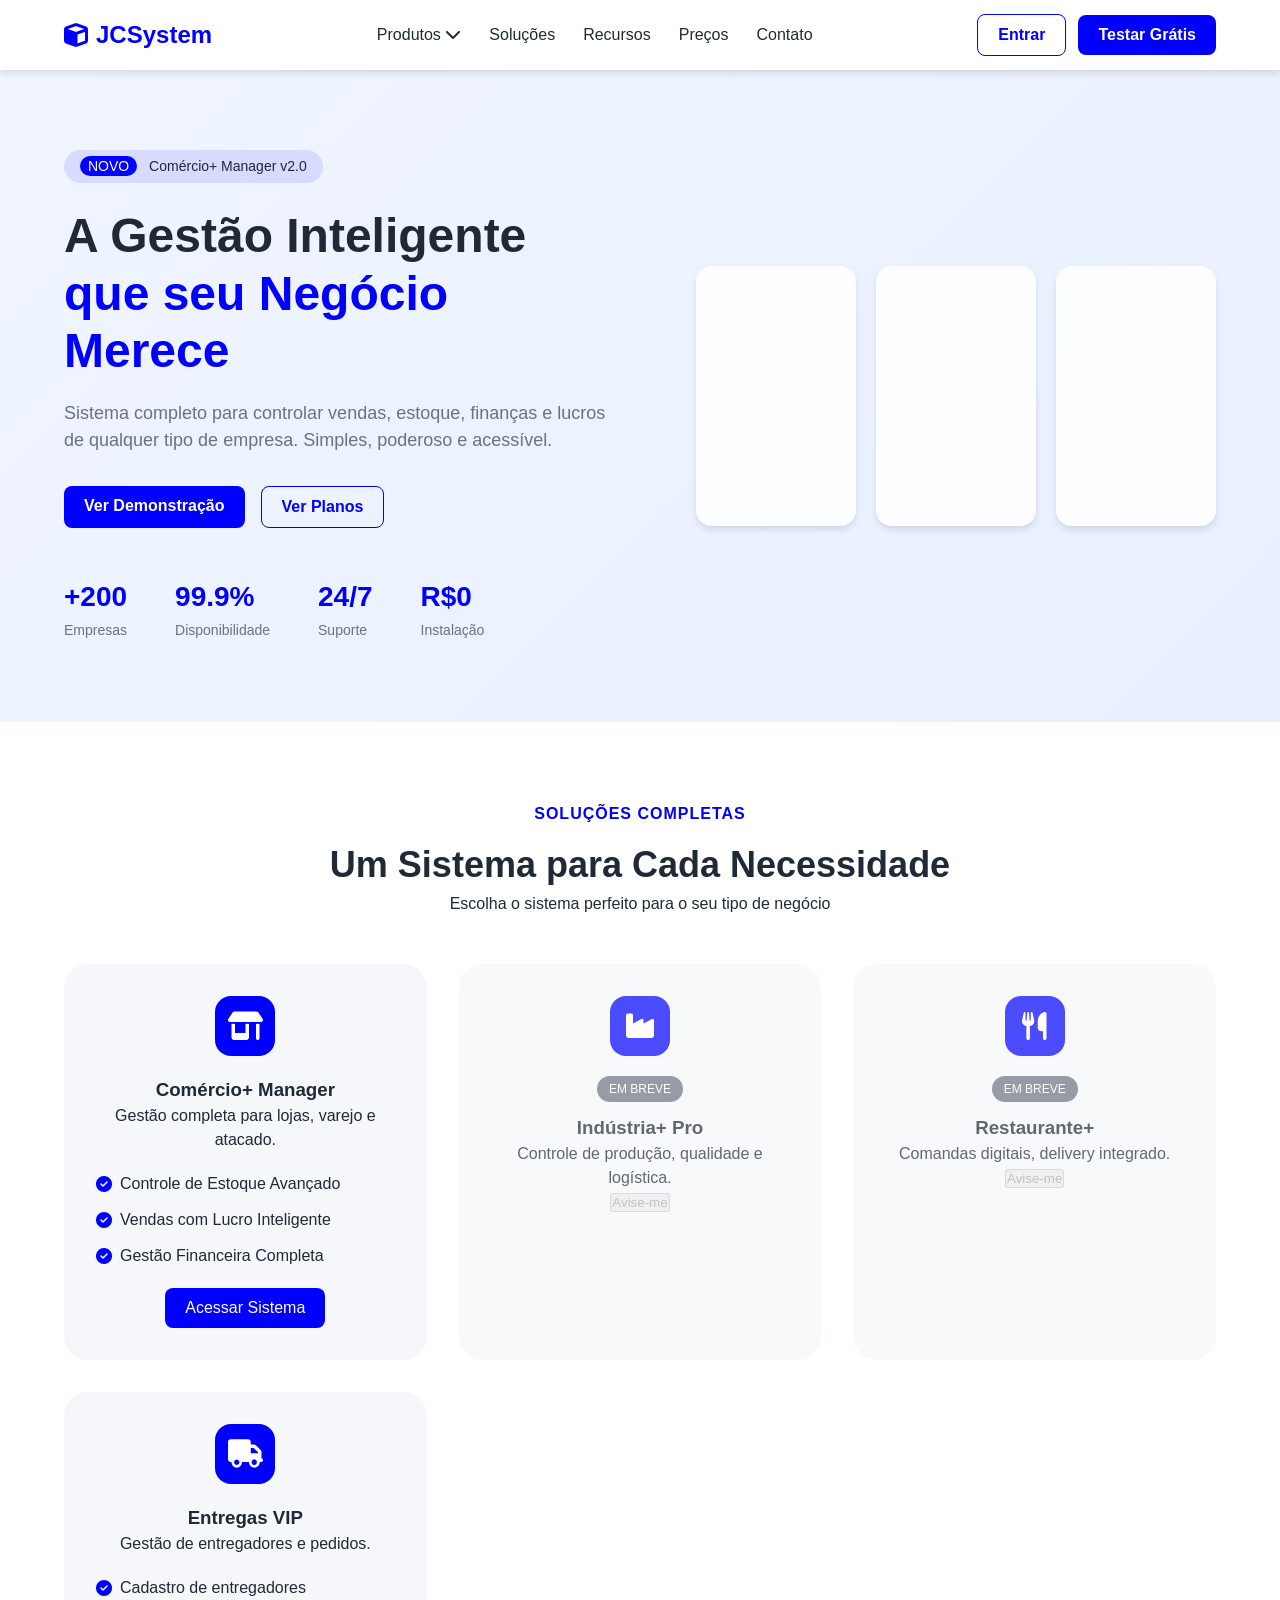
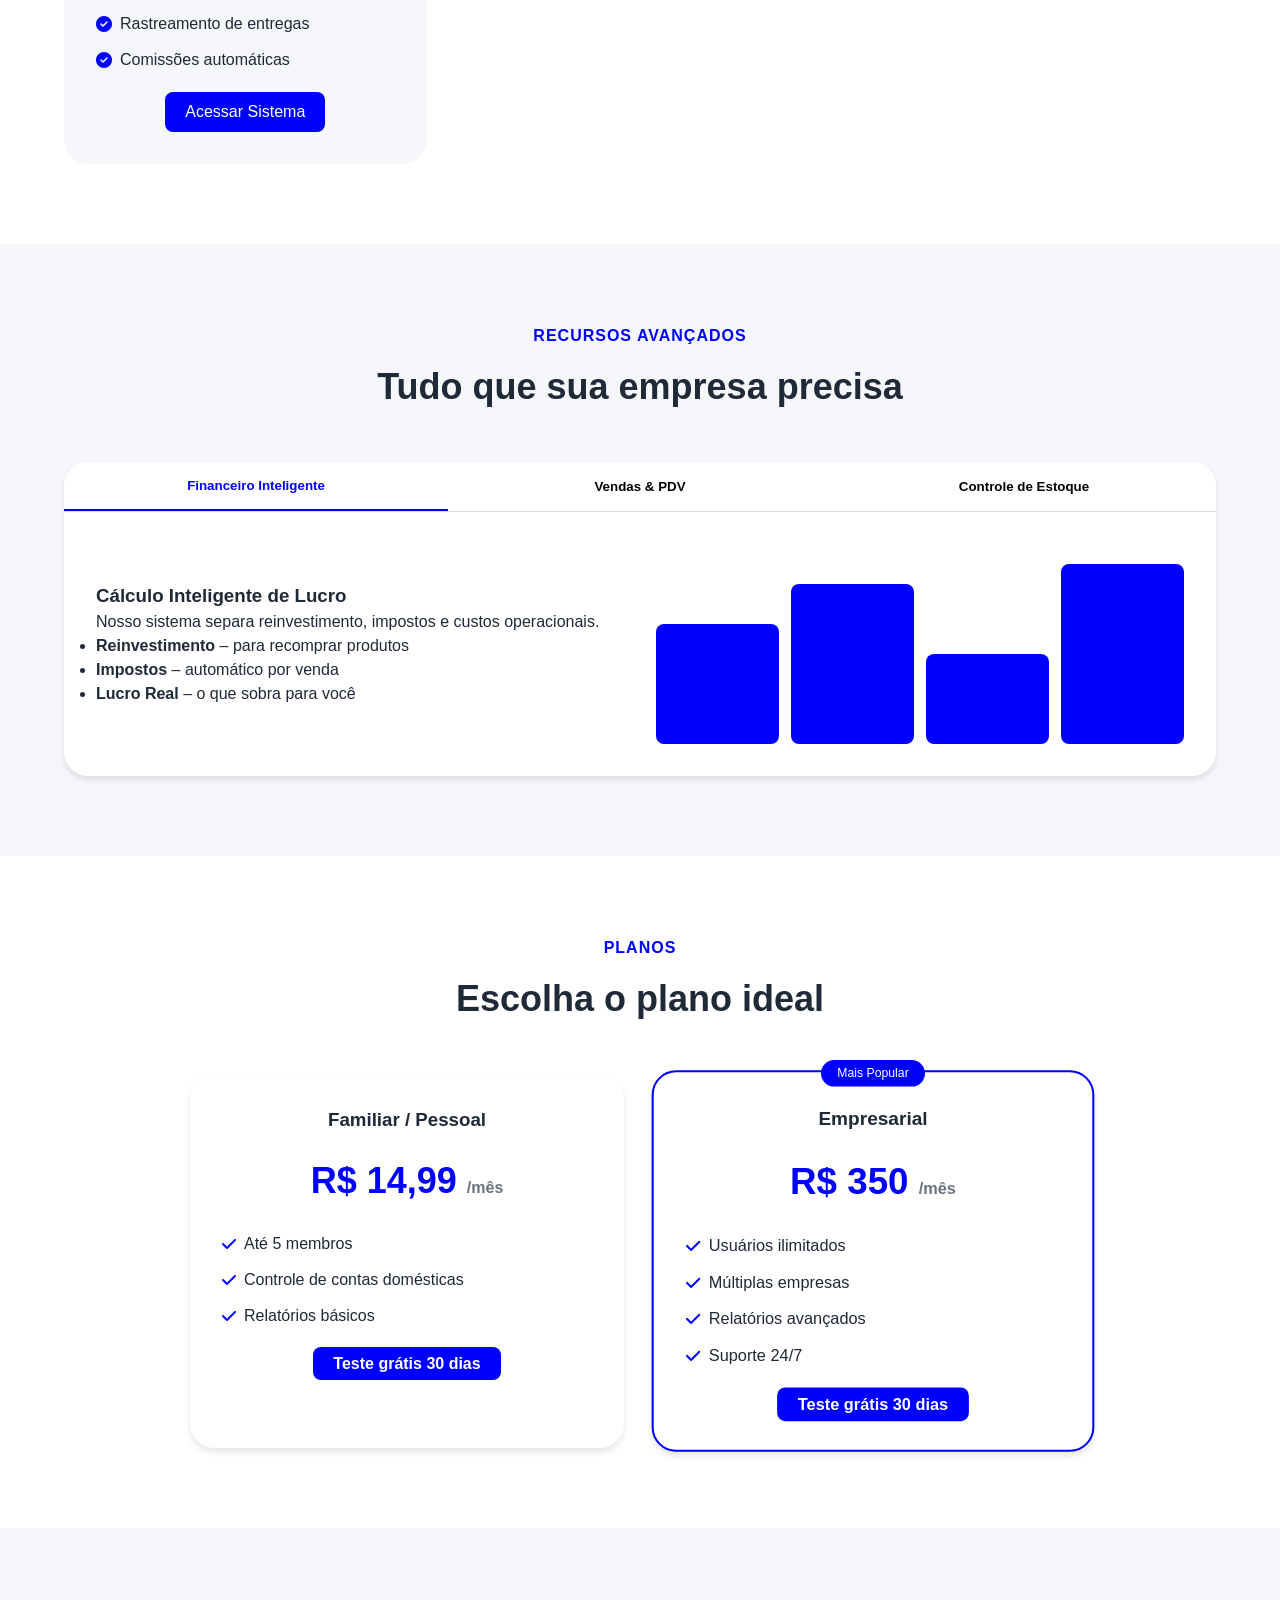
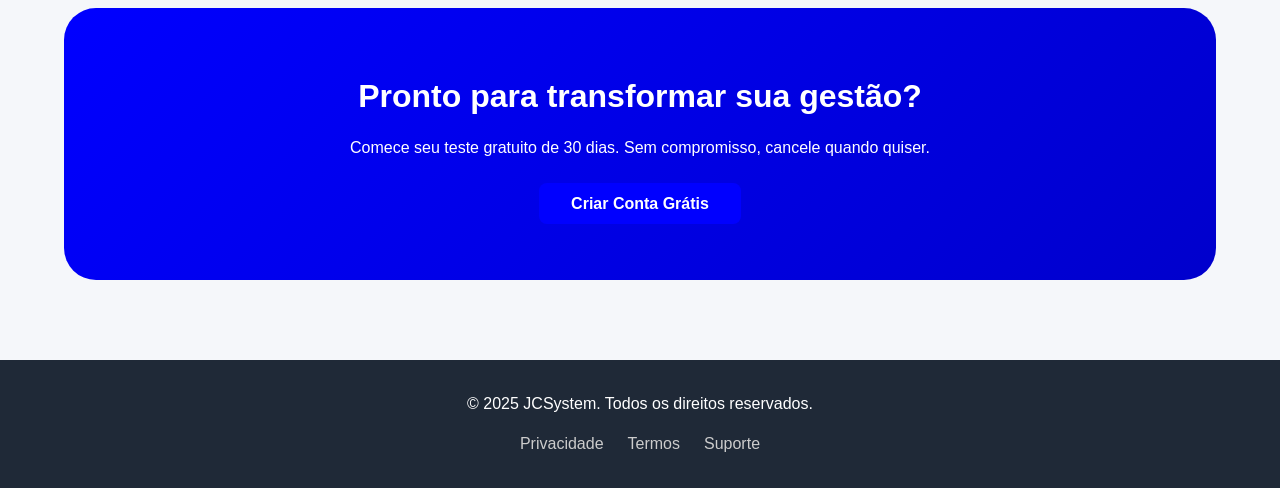
<file: index.html>
<!DOCTYPE html>
<html lang="pt-BR">
<head>
    <meta charset="UTF-8">
    <meta name="viewport" content="width=device-width, initial-scale=1.0">
    <title>JCSystem | Sistemas Inteligentes de Gestão</title>
    <link rel="stylesheet" href="style.css">
    <link rel="stylesheet" href="https://cdnjs.cloudflare.com/ajax/libs/font-awesome/6.4.0/css/all.min.css">
</head>
<body>
    <nav class="navbar">
        <div class="container nav-container">
            <a href="index.html" class="logo"><i class="fas fa-cube"></i><span>JCSystem</span></a>
            <ul class="nav-menu">
                <li class="dropdown">
                    <a href="#">Produtos <i class="fas fa-chevron-down"></i></a>
                    <div class="dropdown-menu">
                        <div class="dropdown-grid">
                            <div>
                                <h4>Sistemas JCSystem</h4>
                                <a href="#comercio"><i class="fas fa-store"></i> Comércio+ Manager</a>
                                <a href="#"><i class="fas fa-industry"></i> Indústria+ Pro (em breve)</a>
                                <a href="login-entrega.html"><i class="fas fa-truck"></i> Entregas VIP</a>
                            </div>
                            <div>
                                <h4>Por Empresa</h4>
                                <a href="#"><i class="fas fa-wine-bottle"></i> Varejo & Comércio</a>
                                <a href="#"><i class="fas fa-utensils"></i> Restaurantes</a>
                                <a href="#"><i class="fas fa-car"></i> Serviços Automotivos</a>
                                <a href="#"><i class="fas fa-stethoscope"></i> Saúde & Beleza</a>
                            </div>
                        </div>
                    </div>
                </li>
                <li><a href="#solutions">Soluções</a></li>
                <li><a href="#features">Recursos</a></li>
                <li><a href="#pricing">Preços</a></li>
                <li><a href="#contact">Contato</a></li>
            </ul>
            <div class="nav-buttons">
                <a href="login.html" class="btn-outline">Entrar</a>
                <a href="register.html" class="btn-primary">Testar Grátis</a>
                <button class="menu-toggle"><i class="fas fa-bars"></i></button>
            </div>
        </div>
    </nav>

    <section class="hero">
        <div class="container hero-container">
            <div class="hero-text">
                <div class="hero-badge"><span class="badge-new">NOVO</span> Comércio+ Manager v2.0</div>
                <h1>A Gestão Inteligente <span class="blue-text">que seu Negócio Merece</span></h1>
                <p>Sistema completo para controlar vendas, estoque, finanças e lucros de qualquer tipo de empresa. Simples, poderoso e acessível.</p>
                <div class="hero-buttons">
                    <a href="#" class="btn-primary">Ver Demonstração</a>
                    <a href="#pricing" class="btn-outline">Ver Planos</a>
                </div>
                <div class="hero-stats">
                    <div><strong>+200</strong><span>Empresas</span></div>
                    <div><strong>99.9%</strong><span>Disponibilidade</span></div>
                    <div><strong>24/7</strong><span>Suporte</span></div>
                    <div><strong>R$0</strong><span>Instalação</span></div>
                </div>
            </div>
            <div class="hero-image">
                <div class="floating-screens">
                    <div class="screen"></div>
                    <div class="screen"></div>
                    <div class="screen"></div>
                </div>
            </div>
        </div>
    </section>

    <section id="solutions" class="solutions">
        <div class="container">
            <div class="section-header">
                <span class="tag">SOLUÇÕES COMPLETAS</span>
                <h2>Um Sistema para Cada Necessidade</h2>
                <p>Escolha o sistema perfeito para o seu tipo de negócio</p>
            </div>
            <div class="solutions-grid">
                <div class="solution-card">
                    <div class="card-icon"><i class="fas fa-store-alt"></i></div>
                    <h3>Comércio+ Manager</h3>
                    <p>Gestão completa para lojas, varejo e atacado.</p>
                    <ul>
                        <li><i class="fas fa-check-circle"></i> Controle de Estoque Avançado</li>
                        <li><i class="fas fa-check-circle"></i> Vendas com Lucro Inteligente</li>
                        <li><i class="fas fa-check-circle"></i> Gestão Financeira Completa</li>
                    </ul>
                    <a href="login.html" class="btn-card">Acessar Sistema</a>
                </div>
                <div class="solution-card coming-soon">
                    <div class="card-icon"><i class="fas fa-industry"></i></div>
                    <span class="soon-badge">EM BREVE</span>
                    <h3>Indústria+ Pro</h3>
                    <p>Controle de produção, qualidade e logística.</p>
                    <button disabled>Avise-me</button>
                </div>
                <div class="solution-card coming-soon">
                    <div class="card-icon"><i class="fas fa-utensils"></i></div>
                    <span class="soon-badge">EM BREVE</span>
                    <h3>Restaurante+</h3>
                    <p>Comandas digitais, delivery integrado.</p>
                    <button disabled>Avise-me</button>
                </div>
                <div class="solution-card">
                    <div class="card-icon"><i class="fas fa-truck"></i></div>
                    <h3>Entregas VIP</h3>
                    <p>Gestão de entregadores e pedidos.</p>
                    <ul>
                        <li><i class="fas fa-check-circle"></i> Cadastro de entregadores</li>
                        <li><i class="fas fa-check-circle"></i> Rastreamento de entregas</li>
                        <li><i class="fas fa-check-circle"></i> Comissões automáticas</li>
                    </ul>
                    <a href="login-entrega.html" class="btn-card">Acessar Sistema</a>
                </div>
            </div>
        </div>
    </section>

    <section id="features" class="features">
        <div class="container">
            <div class="section-header">
                <span class="tag">RECURSOS AVANÇADOS</span>
                <h2>Tudo que sua empresa precisa</h2>
            </div>
            <div class="tabs-wrapper">
                <div class="tabs-header">
                    <button class="tab-btn active" data-tab="fin">Financeiro Inteligente</button>
                    <button class="tab-btn" data-tab="sales">Vendas & PDV</button>
                    <button class="tab-btn" data-tab="stock">Controle de Estoque</button>
                </div>
                <div class="tabs-content">
                    <div class="tab-pane active" id="fin">
                        <div class="feature-grid">
                            <div>
                                <h3>Cálculo Inteligente de Lucro</h3>
                                <p>Nosso sistema separa reinvestimento, impostos e custos operacionais.</p>
                                <ul><li><strong>Reinvestimento</strong> – para recomprar produtos</li><li><strong>Impostos</strong> – automático por venda</li><li><strong>Lucro Real</strong> – o que sobra para você</li></ul>
                            </div>
                            <div class="feature-chart"><div class="bar-chart"><div style="height:60%"></div><div style="height:80%"></div><div style="height:45%"></div><div style="height:90%"></div></div></div>
                        </div>
                    </div>
                    <div class="tab-pane" id="sales">
                        <div class="feature-grid">
                            <div><h3>Sistema de Vendas Completo</h3><p>PDV integrado, múltiplas formas de pagamento, nota fiscal eletrônica e controle de comissões.</p></div>
                            <div class="feature-chart"><div class="sales-mock"><div>Vinho Premium <span>R$ 140,00</span></div><div>Queijo Especial <span>R$ 55,00</span></div><div class="total">Total: R$ 195,00</div></div></div>
                        </div>
                    </div>
                    <div class="tab-pane" id="stock">
                        <div class="feature-grid"><div><h3>Controle de Estoque</h3><p>Alertas de reposição, inventário periódico, código de barras e relatórios de giro.</p></div></div>
                    </div>
                </div>
            </div>
        </div>
    </section>

    <section id="pricing" class="pricing">
        <div class="container">
            <div class="section-header">
                <span class="tag">PLANOS</span>
                <h2>Escolha o plano ideal</h2>
            </div>
            <div class="pricing-grid">
                <div class="price-card">
                    <h3>Familiar / Pessoal</h3>
                    <div class="price">R$ 14,99 <span>/mês</span></div>
                    <ul><li><i class="fas fa-check"></i> Até 5 membros</li><li><i class="fas fa-check"></i> Controle de contas domésticas</li><li><i class="fas fa-check"></i> Relatórios básicos</li></ul>
                    <a href="register.html?plan=familiar" class="btn-primary">Teste grátis 30 dias</a>
                </div>
                <div class="price-card featured">
                    <div class="popular">Mais Popular</div>
                    <h3>Empresarial</h3>
                    <div class="price">R$ 350 <span>/mês</span></div>
                    <ul><li><i class="fas fa-check"></i> Usuários ilimitados</li><li><i class="fas fa-check"></i> Múltiplas empresas</li><li><i class="fas fa-check"></i> Relatórios avançados</li><li><i class="fas fa-check"></i> Suporte 24/7</li></ul>
                    <a href="register.html?plan=empresarial" class="btn-primary">Teste grátis 30 dias</a>
                </div>
            </div>
        </div>
    </section>

    <section id="contact" class="contact">
        <div class="container">
            <div class="contact-box">
                <h2>Pronto para transformar sua gestão?</h2>
                <p>Comece seu teste gratuito de 30 dias. Sem compromisso, cancele quando quiser.</p>
                <a href="register.html" class="btn-primary btn-large">Criar Conta Grátis</a>
            </div>
        </div>
    </section>

    <footer class="footer">
        <div class="container"><p>&copy; 2025 JCSystem. Todos os direitos reservados.</p><div class="footer-links"><a href="#">Privacidade</a><a href="#">Termos</a><a href="#">Suporte</a></div></div>
    </footer>

    <script src="script.js"></script>
</body>
</html>
</file>
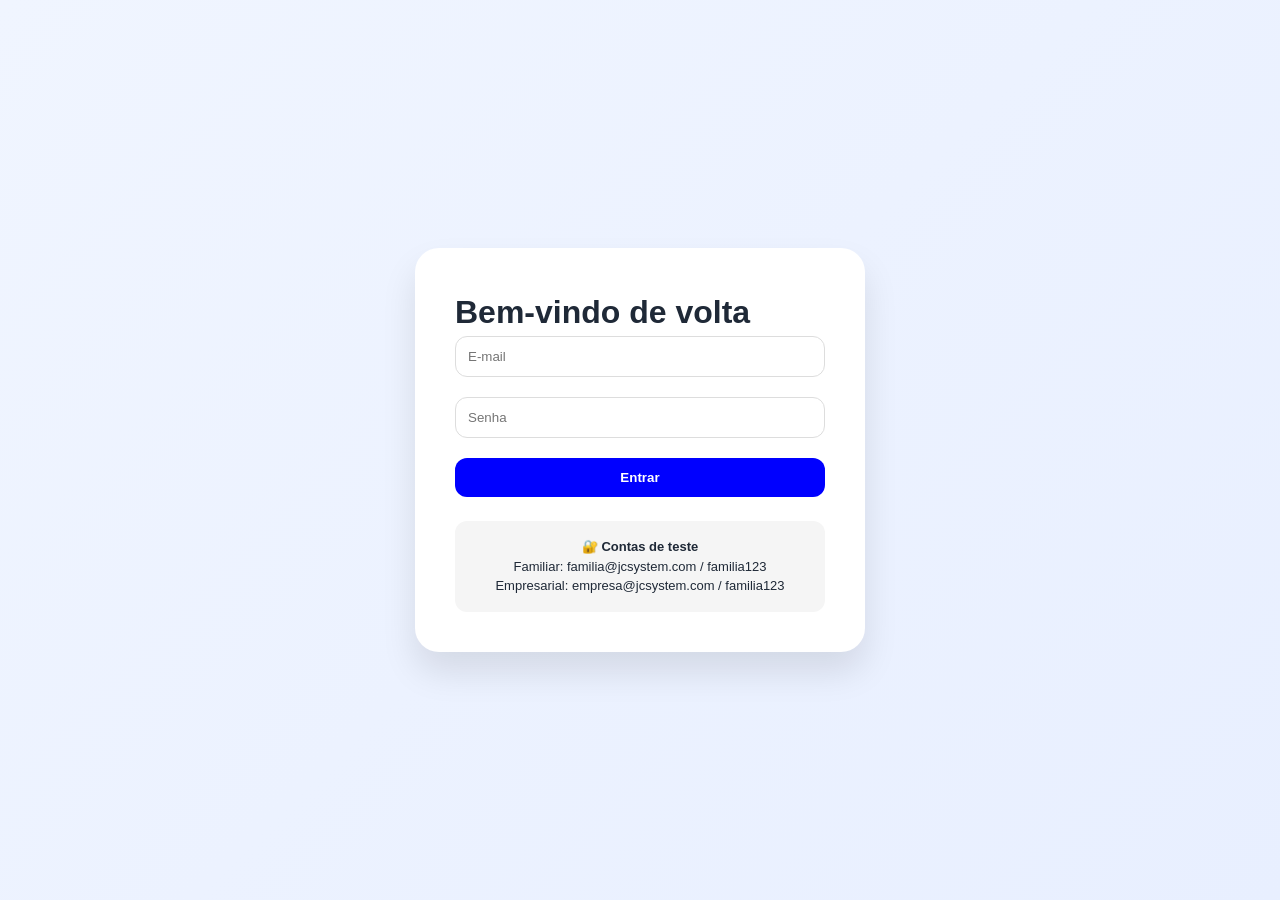
<file: calendario.html>
<!DOCTYPE html>
<html lang="pt-BR">
<head>
    <meta charset="UTF-8">
    <meta name="viewport" content="width=device-width, initial-scale=1.0">
    <title>Calendário Anual</title>
    <style>
        * { margin:0; padding:0; box-sizing:border-box; }
        body { font-family:'Inter',sans-serif; background:white; border-radius:28px; padding:20px; }
        .cal-header { display:flex; justify-content:space-between; align-items:center; margin-bottom:24px; flex-wrap:wrap; gap:16px; }
        .ano-selector { background:#f0f2f5; padding:8px 20px; border-radius:40px; display:flex; align-items:center; gap:12px; }
        .ano-selector select { padding:8px 16px; border-radius:30px; border:1px solid #ddd; font-size:16px; }
        .legendas { display:flex; gap:20px; flex-wrap:wrap; justify-content:center; margin-bottom:20px; }
        .legenda-item { display:flex; align-items:center; gap:8px; font-size:12px; }
        .legenda-cor { width:14px; height:14px; border-radius:50%; }
        .tabela-wrapper { overflow-x:auto; }
        table { width:100%; border-collapse:collapse; font-size:13px; min-width:800px; }
        th, td { border:1px solid #e2e8f0; padding:8px 4px; text-align:center; }
        th { background:#f1f5f9; font-weight:600; }
        .status-bolinha { width:20px; height:20px; border-radius:50%; display:inline-block; }
        .sem-evento { background-color:#adb5bd; }
        .em-dia { background-color:#0000FF; }
        .pago { background-color:#2e7d32; }
        .a-vencer { background-color:#f39c12; }
        .atrasado { background-color:#c62828; }
        .sem-dia { background-color:transparent; }
        .rodape { margin-top:20px; text-align:center; font-size:12px; color:#6c757d; }
    </style>
</head>
<body>
    <div class="cal-header">
        <div class="ano-selector"><span>📅 Ano:</span><select id="anoSelect"></select></div>
        <div class="legendas">
            <div class="legenda-item"><div class="legenda-cor sem-evento"></div><span>Sem eventos</span></div>
            <div class="legenda-item"><div class="legenda-cor em-dia"></div><span>Em dia</span></div>
            <div class="legenda-item"><div class="legenda-cor pago"></div><span>Pago</span></div>
            <div class="legenda-item"><div class="legenda-cor a-vencer"></div><span>A vencer</span></div>
            <div class="legenda-item"><div class="legenda-cor atrasado"></div><span>Atrasado</span></div>
        </div>
    </div>
    <div class="tabela-wrapper" id="tabelaWrapper"><div style="text-align:center; padding:40px;">Carregando...</div></div>
    <div class="rodape">* Cores baseadas nas transações do perfil selecionado.</div>

    <script>
        const urlParams = new URLSearchParams(window.location.search);
        const profileId = urlParams.get('profile') || 'geral';
        let currentUser = null;
        if (typeof getCurrentUser !== 'undefined') {
            currentUser = getCurrentUser();
        } else {
            const userStr = localStorage.getItem('jcsystem_current_user');
            currentUser = userStr ? JSON.parse(userStr) : null;
        }
        if (!currentUser) window.location.href = 'login.html';

        function getTransactions() {
            const stored = localStorage.getItem(`transactions_${currentUser.id}`);
            return stored ? JSON.parse(stored) : [];
        }

        function getDayStatus(transactions, dateStr, today) {
            const dayTrans = transactions.filter(t => t.vencimento === dateStr);
            if (dayTrans.length === 0) return 'gray';
            const allPaid = dayTrans.every(t => t.pago === true);
            const anyOverdue = dayTrans.some(t => !t.pago && new Date(t.vencimento) < today);
            const anyPending = dayTrans.some(t => !t.pago && new Date(t.vencimento) >= today);
            if (allPaid) return 'green';
            if (anyOverdue) return 'red';
            if (anyPending) return 'orange';
            return 'blue';
        }

        function statusToClass(status) {
            const map = { gray:'sem-evento', blue:'em-dia', green:'pago', orange:'a-vencer', red:'atrasado' };
            return map[status] || 'sem-evento';
        }

        function renderCalendar(ano) {
            const transactions = getTransactions();
            const filtered = profileId === 'geral' ? transactions : transactions.filter(t => t.perfilId === profileId);
            const today = new Date(); today.setHours(0,0,0,0);
            const meses = ['Jan','Fev','Mar','Abr','Mai','Jun','Jul','Ago','Set','Out','Nov','Dez'];
            const diasPorMes = [];
            for (let m = 0; m < 12; m++) diasPorMes.push(new Date(ano, m+1, 0).getDate());
            const maxDias = Math.max(...diasPorMes);
            let html = '<table><thead><tr><th>Dia</th>';
            for (let m = 0; m < 12; m++) html += `<th>${meses[m]}</th>`;
            html += '</tr></thead><tbody>';
            for (let dia = 1; dia <= maxDias; dia++) {
                html += `<tr><td style="font-weight:600; background:#f8fafc;">${dia}</td>`;
                for (let mes = 0; mes < 12; mes++) {
                    if (dia > diasPorMes[mes]) {
                        html += `<td><div class="status-bolinha sem-dia"></div></td>`;
                        continue;
                    }
                    const mesStr = (mes+1) < 10 ? '0'+(mes+1) : ''+(mes+1);
                    const diaStr = dia < 10 ? '0'+dia : ''+dia;
                    const dataStr = `${ano}-${mesStr}-${diaStr}`;
                    const status = getDayStatus(filtered, dataStr, today);
                    const classe = statusToClass(status);
                    html += `<td><div class="status-bolinha ${classe}"></div></td>`;
                }
                html += '</tr>';
            }
            html += '</tbody></table>';
            document.getElementById('tabelaWrapper').innerHTML = html;
        }

        function populateYearSelect() {
            const select = document.getElementById('anoSelect');
            if (!select) return;
            const currentYear = new Date().getFullYear();
            select.innerHTML = '';
            for (let y = 2015; y <= currentYear + 5; y++) {
                const option = document.createElement('option');
                option.value = y;
                option.textContent = y;
                if (y === currentYear) option.selected = true;
                select.appendChild(option);
            }
            select.addEventListener('change', (e) => renderCalendar(parseInt(e.target.value)));
            renderCalendar(currentYear);
        }
        if (document.readyState === 'loading') document.addEventListener('DOMContentLoaded', populateYearSelect);
        else populateYearSelect();
    </script>
</body>
</html>
</file>
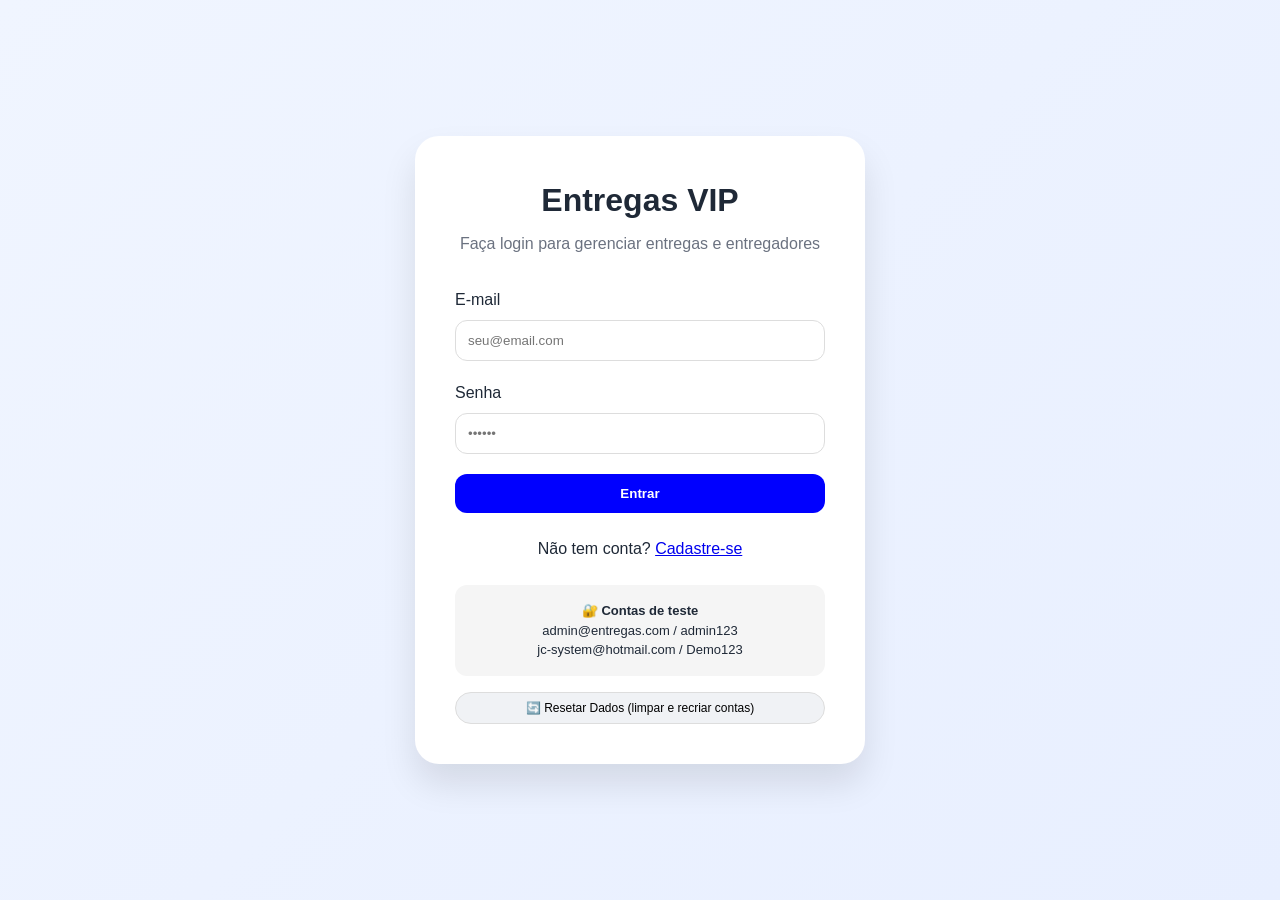
<file: dashboard-entregas.html>
<!DOCTYPE html>
<html lang="pt-BR">
<head>
    <meta charset="UTF-8">
    <meta name="viewport" content="width=device-width, initial-scale=1.0">
    <title>Entregas VIP | Dashboard</title>
    <link rel="stylesheet" href="style.css">
    <link rel="stylesheet" href="https://cdnjs.cloudflare.com/ajax/libs/font-awesome/6.4.0/css/all.min.css">
    <style>
        body { background: #f0f2f5; font-family: 'Inter', sans-serif; margin: 0; }
        .dashboard-header { background: white; padding: 16px 32px; display: flex; justify-content: space-between; align-items: center; box-shadow: 0 4px 20px rgba(0,0,0,0.05); }
        .logo { display: flex; align-items: center; gap: 10px; font-size: 24px; font-weight: 700; color: #0000FF; }
        .logout-btn { background: none; border: 1px solid #ddd; padding: 8px 20px; border-radius: 40px; cursor: pointer; }
        .dashboard-container { max-width: 1400px; margin: 30px auto; padding: 0 24px; }
        .tabs { display: flex; gap: 8px; margin-bottom: 24px; background: white; padding: 8px 16px; border-radius: 60px; width: fit-content; }
        .tab-btn { background: none; border: none; padding: 10px 24px; border-radius: 40px; font-weight: 600; cursor: pointer; }
        .tab-btn.active { background: #0000FF; color: white; }
        .tab-content { background: white; border-radius: 28px; padding: 24px; box-shadow: 0 8px 30px rgba(0,0,0,0.05); min-height: 500px; }
        .card { background: white; border-radius: 24px; padding: 20px; margin-bottom: 24px; }
        .kpi-grid { display: grid; grid-template-columns: repeat(auto-fit, minmax(200px,1fr)); gap: 20px; margin-bottom: 30px; }
        .kpi-value { font-size: 28px; font-weight: 800; color: #0000FF; }
        table { width: 100%; border-collapse: collapse; }
        th, td { padding: 12px; text-align: left; border-bottom: 1px solid #eee; }
        .btn-sm { background: #0000FF; color: white; border: none; padding: 6px 12px; border-radius: 20px; cursor: pointer; }
        .btn-danger { background: #c62828; }
        .modal { display: none; position: fixed; top:0; left:0; width:100%; height:100%; background:rgba(0,0,0,0.5); z-index:1000; justify-content:center; align-items:center; }
        .modal-content { background:white; border-radius:32px; padding:24px; max-width:500px; width:90%; }
        .form-grid { display:grid; grid-template-columns:1fr 1fr; gap:12px; }
        .form-input { padding:10px; border:1px solid #ddd; border-radius:16px; }
    </style>
</head>
<body>
    <div class="dashboard-header">
        <div class="logo"><i class="fas fa-truck"></i> Entregas VIP</div>
        <button id="logoutBtn" class="logout-btn">Sair</button>
    </div>
    <div class="dashboard-container">
        <div class="tabs">
            <button class="tab-btn active" data-tab="entregadores">Entregadores</button>
            <button class="tab-btn" data-tab="pedidos">Pedidos</button>
            <button class="tab-btn" data-tab="relatorios">Relatórios</button>
        </div>
        <div id="tabContent" class="tab-content">Carregando...</div>
    </div>

    <!-- Modais (mesmo código anterior) -->
    <div id="entregadorModal" class="modal"><div class="modal-content"><h3>➕ Adicionar Entregador</h3><div class="form-grid"><input type="text" id="entNome" placeholder="Nome"><input type="text" id="entTelefone" placeholder="Telefone"><input type="text" id="entVeiculo" placeholder="Veículo"><input type="text" id="entPlaca" placeholder="Placa"><input type="number" id="entComissao" placeholder="Comissão (R$)" step="0.01"></div><div style="display:flex; gap:12px; justify-content:flex-end; margin-top:20px;"><button id="cancelEntBtn" class="btn-sm" style="background:#ccc;">Cancelar</button><button id="saveEntBtn" class="btn-sm">Salvar</button></div></div></div>
    <div id="pedidoModal" class="modal"><div class="modal-content"><h3>➕ Novo Pedido</h3><div class="form-grid"><input type="text" id="pedCliente" placeholder="Cliente"><input type="text" id="pedEndereco" placeholder="Endereço"><input type="number" id="pedValor" placeholder="Valor (R$)" step="0.01"><select id="pedEntregador"></select><select id="pedStatus"><option value="pendente">Pendente</option><option value="entregue">Entregue</option><option value="cancelado">Cancelado</option></select></div><div style="display:flex; gap:12px; justify-content:flex-end; margin-top:20px;"><button id="cancelPedBtn" class="btn-sm" style="background:#ccc;">Cancelar</button><button id="savePedBtn" class="btn-sm">Salvar</button></div></div></div>

    <script>
        const currentUser = localStorage.getItem('entregas_current_user');
        if (!currentUser) window.location.href = 'login-entrega.html';

        let entregadores = [], pedidos = [];

        function loadData() {
            entregadores = JSON.parse(localStorage.getItem('entregas_entregadores') || '[]');
            if (!entregadores.length) {
                entregadores = [
                    { id: 1, nome: "Carlos Silva", telefone: "(11) 99999-1111", veiculo: "Moto", placa: "ABC-1234", comissao: 5.00 },
                    { id: 2, nome: "Ana Souza", telefone: "(11) 99999-2222", veiculo: "Bicicleta", placa: "", comissao: 4.00 }
                ];
                saveData();
            }
            pedidos = JSON.parse(localStorage.getItem('entregas_pedidos') || '[]');
            if (!pedidos.length) {
                pedidos = [
                    { id: 1, cliente: "João Santos", endereco: "Rua A, 123", valor: 25.00, entregadorId: 1, status: "entregue", data: "2025-03-10" },
                    { id: 2, cliente: "Maria Oliveira", endereco: "Rua B, 456", valor: 30.00, entregadorId: 2, status: "pendente", data: "2025-03-12" }
                ];
                saveData();
            }
        }
        function saveData() { localStorage.setItem('entregas_entregadores', JSON.stringify(entregadores)); localStorage.setItem('entregas_pedidos', JSON.stringify(pedidos)); }

        function renderEntregadores() {
            let html = `<div class="card" style="text-align:right;"><button id="addEntregadorBtn" class="btn-sm"><i class="fas fa-plus"></i> Novo Entregador</button></div><div class="card"><h3>📋 Lista de Entregadores</h3><table><thead><tr><th>Nome</th><th>Telefone</th><th>Veículo</th><th>Placa</th><th>Comissão</th><th>Entregas</th><th>Ações</th></tr></thead><tbody>${entregadores.map(e => `<tr><td>${e.nome}</td><td>${e.telefone}</td><td>${e.veiculo}</td><td>${e.placa || '-'}</td><td>R$ ${e.comissao.toFixed(2)}</td><td>${pedidos.filter(p => p.entregadorId === e.id && p.status === 'entregue').length}</td><td><button class="btn-sm btn-danger delete-ent" data-id="${e.id}">Excluir</button></td></tr>`).join('')}</tbody></table></div>`;
            document.getElementById('tabContent').innerHTML = html;
            document.getElementById('addEntregadorBtn')?.addEventListener('click', () => openModal('entregador'));
            document.querySelectorAll('.delete-ent').forEach(btn => btn.addEventListener('click', () => { entregadores = entregadores.filter(e => e.id != btn.dataset.id); saveData(); renderEntregadores(); }));
        }
        function renderPedidos() {
            let html = `<div class="card" style="text-align:right;"><button id="addPedidoBtn" class="btn-sm"><i class="fas fa-plus"></i> Novo Pedido</button></div><div class="card"><h3>📦 Lista de Pedidos</h3><table><thead><tr><th>Cliente</th><th>Endereço</th><th>Valor</th><th>Entregador</th><th>Status</th><th>Data</th><th>Ações</th></tr></thead><tbody>${pedidos.map(p => { const ent = entregadores.find(e => e.id === p.entregadorId); return `<tr><td>${p.cliente}</td><td>${p.endereco}</td><td>R$ ${p.valor.toFixed(2)}</td><td>${ent ? ent.nome : '-'}</td><td>${p.status}</td><td>${p.data || '-'}</td><td><button class="btn-sm btn-danger delete-ped" data-id="${p.id}">Excluir</button></td></tr>`; }).join('')}</tbody></table></div>`;
            document.getElementById('tabContent').innerHTML = html;
            document.getElementById('addPedidoBtn')?.addEventListener('click', () => openModal('pedido'));
            document.querySelectorAll('.delete-ped').forEach(btn => btn.addEventListener('click', () => { pedidos = pedidos.filter(p => p.id != btn.dataset.id); saveData(); renderPedidos(); }));
        }
        function renderRelatorios() {
            const totalEntregas = pedidos.filter(p => p.status === 'entregue').length;
            const valorTotal = pedidos.filter(p => p.status === 'entregue').reduce((s,p) => s + p.valor, 0);
            const comissoes = pedidos.filter(p => p.status === 'entregue').reduce((s,p) => { const e = entregadores.find(e => e.id === p.entregadorId); return s + (e ? e.comissao : 0); }, 0);
            const porEntregador = {};
            pedidos.filter(p => p.status === 'entregue').forEach(p => { const e = entregadores.find(e => e.id === p.entregadorId); if(e) porEntregador[e.nome] = (porEntregador[e.nome] || 0) + 1; });
            let html = `<div class="kpi-grid"><div class="card"><h3>📦 Total de Entregas</h3><div class="kpi-value">${totalEntregas}</div></div><div class="card"><h3>💰 Faturamento</h3><div class="kpi-value">R$ ${valorTotal.toFixed(2)}</div></div><div class="card"><h3>💵 Comissões Pagas</h3><div class="kpi-value">R$ ${comissoes.toFixed(2)}</div></div></div><div class="card"><h3>🏆 Entregas por Entregador</h3><ul>${Object.entries(porEntregador).map(([nome,qtd]) => `<li>${nome}: ${qtd} entregas</li>`).join('')}</ul></div>`;
            document.getElementById('tabContent').innerHTML = html;
        }
        function openModal(type) {
            if (type === 'entregador') {
                const modal = document.getElementById('entregadorModal');
                modal.style.display = 'flex';
                document.getElementById('saveEntBtn').onclick = () => {
                    const nome = document.getElementById('entNome').value.trim();
                    const telefone = document.getElementById('entTelefone').value.trim();
                    const veiculo = document.getElementById('entVeiculo').value.trim();
                    const placa = document.getElementById('entPlaca').value.trim();
                    const comissao = parseFloat(document.getElementById('entComissao').value);
                    if (!nome || !telefone || !veiculo || isNaN(comissao)) return alert('Preencha todos os campos');
                    const newId = entregadores.length ? Math.max(...entregadores.map(e => e.id)) + 1 : 1;
                    entregadores.push({ id: newId, nome, telefone, veiculo, placa, comissao });
                    saveData();
                    modal.style.display = 'none';
                    renderEntregadores();
                    ['entNome','entTelefone','entVeiculo','entPlaca','entComissao'].forEach(id => document.getElementById(id).value = '');
                };
                document.getElementById('cancelEntBtn').onclick = () => modal.style.display = 'none';
            } else if (type === 'pedido') {
                const modal = document.getElementById('pedidoModal');
                const select = document.getElementById('pedEntregador');
                select.innerHTML = entregadores.map(e => `<option value="${e.id}">${e.nome}</option>`).join('');
                modal.style.display = 'flex';
                document.getElementById('savePedBtn').onclick = () => {
                    const cliente = document.getElementById('pedCliente').value.trim();
                    const endereco = document.getElementById('pedEndereco').value.trim();
                    const valor = parseFloat(document.getElementById('pedValor').value);
                    const entregadorId = parseInt(document.getElementById('pedEntregador').value);
                    const status = document.getElementById('pedStatus').value;
                    if (!cliente || !endereco || isNaN(valor)) return alert('Preencha todos os campos');
                    const newId = pedidos.length ? Math.max(...pedidos.map(p => p.id)) + 1 : 1;
                    pedidos.push({ id: newId, cliente, endereco, valor, entregadorId, status, data: new Date().toISOString().slice(0,10) });
                    saveData();
                    modal.style.display = 'none';
                    renderPedidos();
                    ['pedCliente','pedEndereco','pedValor'].forEach(id => document.getElementById(id).value = '');
                };
                document.getElementById('cancelPedBtn').onclick = () => modal.style.display = 'none';
            }
        }
        function switchTab(tabId) {
            if (tabId === 'entregadores') renderEntregadores();
            else if (tabId === 'pedidos') renderPedidos();
            else if (tabId === 'relatorios') renderRelatorios();
        }
        document.querySelectorAll('.tab-btn').forEach(btn => btn.addEventListener('click', () => { document.querySelectorAll('.tab-btn').forEach(b => b.classList.remove('active')); btn.classList.add('active'); switchTab(btn.dataset.tab); }));
        document.getElementById('logoutBtn').onclick = () => { localStorage.removeItem('entregas_current_user'); window.location.href = 'login-entrega.html'; };
        loadData();
        switchTab('entregadores');
    </script>
</body>
</html>
</file>
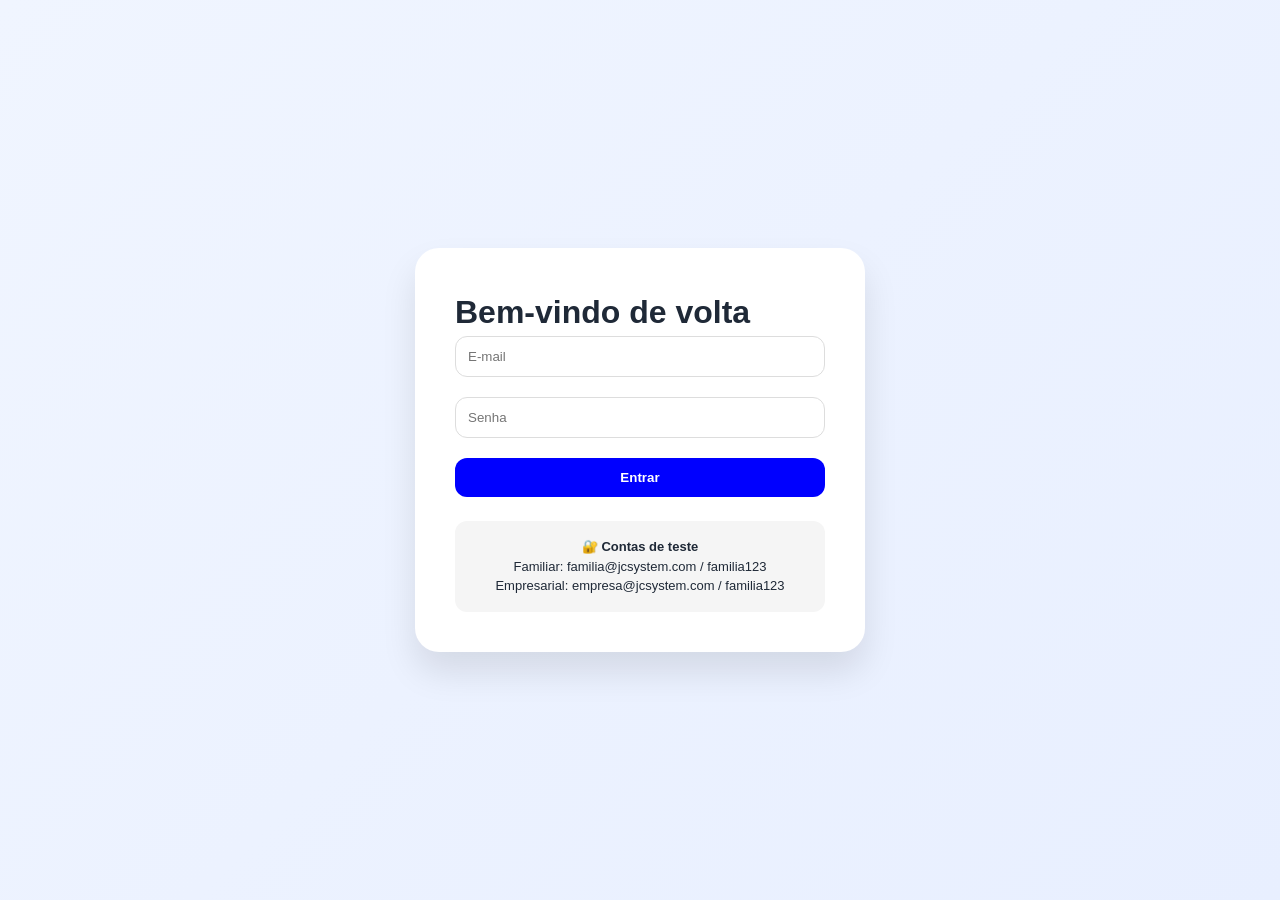
<file: dashboard-pessoal.html>
<!DOCTYPE html>
<html lang="pt-BR">
<head>
    <meta charset="UTF-8">
    <meta name="viewport" content="width=device-width, initial-scale=1.0, user-scalable=yes">
    <title>JCSystem | Área Familiar</title>
    <link rel="stylesheet" href="style.css">
    <link rel="stylesheet" href="https://cdnjs.cloudflare.com/ajax/libs/font-awesome/6.4.0/css/all.min.css">
    <style>
        * {
            margin: 0;
            padding: 0;
            box-sizing: border-box;
        }
        body {
            background: #f0f2f5;
            font-family: 'Inter', -apple-system, BlinkMacSystemFont, 'Segoe UI', Roboto, sans-serif;
            color: #1a1a2e;
        }
        .dashboard-header {
            background: white;
            padding: 16px 32px;
            display: flex;
            justify-content: space-between;
            align-items: center;
            box-shadow: 0 4px 20px rgba(0,0,0,0.05);
            position: sticky;
            top: 0;
            z-index: 100;
        }
        .logo {
            display: flex;
            align-items: center;
            gap: 10px;
            font-size: 24px;
            font-weight: 700;
            color: #0000FF;
        }
        .logout-btn {
            background: none;
            border: 1px solid #ddd;
            padding: 8px 20px;
            border-radius: 40px;
            cursor: pointer;
            font-weight: 500;
            transition: all 0.2s;
        }
        .logout-btn:hover {
            background: #0000FF;
            color: white;
            border-color: #0000FF;
        }
        .dashboard-container {
            max-width: 1400px;
            margin: 30px auto;
            padding: 0 24px;
        }
        /* Perfis - cards redondos e sem corte */
        .profiles-section {
            margin-bottom: 40px;
            overflow: visible;
        }
        .profiles-title {
            font-size: 20px;
            font-weight: 600;
            margin-bottom: 20px;
            display: flex;
            align-items: center;
            gap: 12px;
        }
        .profiles-carousel {
            display: flex;
            gap: 20px;
            overflow-x: auto;
            overflow-y: visible;
            padding: 10px 0 20px 16px;
            scroll-snap-type: x mandatory;
            margin: 0;
            scrollbar-width: thin;
            scrollbar-color: #0000FF #e2e8f0;
        }
        .profiles-carousel::after {
            content: '';
            flex: 0 0 16px;
        }
        .profile-card {
            flex: 0 0 110px;
            text-align: center;
            cursor: pointer;
            transition: transform 0.2s, opacity 0.2s;
            opacity: 0.8;
            scroll-snap-align: start;
            position: relative;
            overflow: visible;
        }
        .profile-card.active {
            opacity: 1;
            transform: scale(1.05);
        }
        .profile-avatar {
            width: 100px;
            height: 100px;
            border-radius: 50%;
            background: linear-gradient(145deg, #0000FF, #3366FF);
            display: flex;
            align-items: center;
            justify-content: center;
            margin: 0 auto 10px;
            color: white;
            font-size: 42px;
            font-weight: 500;
            box-shadow: 0 8px 16px rgba(0,0,255,0.2);
            position: relative;
            background-size: cover;
            background-position: center;
            overflow: visible;
        }
        .edit-photo-btn {
            position: absolute;
            bottom: 4px;
            right: 4px;
            background: rgba(0,0,0,0.7);
            border: none;
            border-radius: 50%;
            width: 28px;
            height: 28px;
            display: flex;
            align-items: center;
            justify-content: center;
            cursor: pointer;
            color: white;
            font-size: 12px;
            transition: 0.2s;
        }
        .edit-photo-btn:hover {
            background: #0000FF;
        }
        .delete-profile-btn {
            position: absolute;
            top: -6px;
            right: -6px;
            background: #c62828;
            border: none;
            border-radius: 50%;
            width: 24px;
            height: 24px;
            display: flex;
            align-items: center;
            justify-content: center;
            cursor: pointer;
            color: white;
            font-size: 10px;
            z-index: 2;
            transition: 0.2s;
        }
        .delete-profile-btn:hover {
            background: #b71c1c;
            transform: scale(1.1);
        }
        .profile-card[data-id="geral"] .delete-profile-btn {
            display: none;
        }
        .profile-card.active .profile-avatar {
            box-shadow: 0 0 0 3px white, 0 0 0 6px #0000FF;
        }
        .profile-name {
            font-weight: 600;
            font-size: 14px;
            margin-bottom: 2px;
        }
        .profile-role {
            font-size: 11px;
            color: #6c757d;
        }
        .add-profile-card {
            flex: 0 0 110px;
            text-align: center;
            cursor: pointer;
            transition: transform 0.2s;
            scroll-snap-align: start;
        }
        .add-profile-avatar {
            width: 100px;
            height: 100px;
            background: #e2e8f0;
            border-radius: 50%;
            display: flex;
            align-items: center;
            justify-content: center;
            margin: 0 auto 10px;
            color: #6c757d;
            font-size: 38px;
            border: 2px dashed #cbd5e1;
            transition: 0.2s;
        }
        .add-profile-card:hover .add-profile-avatar {
            background: #cbd5e1;
            color: #0000FF;
        }
        .add-profile-name {
            font-weight: 500;
            font-size: 14px;
            color: #6c757d;
        }
        .tabs {
            display: flex;
            gap: 8px;
            margin-bottom: 24px;
            background: white;
            padding: 8px 16px;
            border-radius: 60px;
            width: fit-content;
        }
        .tab-btn {
            background: none;
            border: none;
            padding: 10px 24px;
            border-radius: 40px;
            font-weight: 600;
            cursor: pointer;
            color: #4a5568;
            transition: all 0.2s;
        }
        .tab-btn.active {
            background: #0000FF;
            color: white;
        }
        .tab-content {
            background: white;
            border-radius: 28px;
            padding: 24px;
            box-shadow: 0 8px 30px rgba(0,0,0,0.05);
            min-height: 500px;
        }
        .loading {
            text-align: center;
            padding: 60px;
            color: #6c757d;
        }
        .empty-state {
            text-align: center;
            padding: 60px;
        }
        .modal {
            display: none;
            position: fixed;
            top: 0;
            left: 0;
            width: 100%;
            height: 100%;
            background: rgba(0,0,0,0.5);
            z-index: 1000;
            justify-content: center;
            align-items: center;
        }
        .modal-content {
            background: white;
            border-radius: 32px;
            padding: 32px;
            max-width: 450px;
            width: 90%;
        }
        .modal-content h3 {
            margin-bottom: 20px;
            text-align: center;
        }
        .modal-content input, .modal-content select {
            width: 100%;
            padding: 12px;
            margin-bottom: 16px;
            border: 1px solid #ddd;
            border-radius: 16px;
        }
        .photo-options {
            display: flex;
            gap: 12px;
            margin-bottom: 16px;
        }
        .photo-options button {
            flex: 1;
            padding: 10px;
            border: 1px solid #ddd;
            background: white;
            border-radius: 40px;
            cursor: pointer;
        }
        .photo-options button.active {
            background: #0000FF;
            color: white;
        }
        .modal-buttons {
            display: flex;
            gap: 12px;
            justify-content: center;
            margin-top: 20px;
        }
        .modal-buttons button {
            padding: 10px 20px;
            border-radius: 40px;
            border: none;
            cursor: pointer;
            font-weight: 600;
        }
        .btn-save {
            background: #0000FF;
            color: white;
        }
        .btn-cancel {
            background: #e2e8f0;
            color: #1a1a2e;
        }
        .btn-confirm {
            background: #c62828;
            color: white;
        }
        @media (max-width: 768px) {
            .profile-card, .add-profile-card { flex: 0 0 90px; }
            .profile-avatar, .add-profile-avatar { width: 80px; height: 80px; font-size: 32px; }
            .profile-name, .add-profile-name { font-size: 12px; }
            .edit-photo-btn { width: 24px; height: 24px; font-size: 10px; bottom: 2px; right: 2px; }
            .delete-profile-btn { width: 20px; height: 20px; font-size: 8px; top: -4px; right: -4px; }
            .tabs { width: 100%; justify-content: center; }
            .tab-btn { padding: 8px 16px; font-size: 14px; }
            .profiles-carousel { padding-left: 12px; }
        }
    </style>
</head>
<body>
    <div class="dashboard-header">
        <div class="logo"><i class="fas fa-cube"></i> JCSystem Familiar</div>
        <button id="logoutBtn" class="logout-btn">Sair</button>
    </div>
    <div class="dashboard-container">
        <div class="profiles-section">
            <div class="profiles-title"><i class="fas fa-users"></i> Quem está usando?</div>
            <div class="profiles-carousel" id="profilesScroll"></div>
        </div>
        <div class="tabs">
            <button class="tab-btn active" data-tab="visao">Visão Geral</button>
            <button class="tab-btn" data-tab="transacoes">Transações</button>
            <button class="tab-btn" data-tab="calendario">Calendário</button>
        </div>
        <div id="tabContent" class="tab-content"><div class="loading">Carregando...</div></div>
    </div>

    <!-- Modais -->
    <div id="profileModal" class="modal">
        <div class="modal-content">
            <h3 id="modalTitle">Novo Perfil</h3>
            <input type="text" id="profileName" placeholder="Nome do perfil">
            <input type="text" id="profileRole" placeholder="Papel (ex: Pai)">
            <div class="photo-options">
                <button id="optFile" class="active">📁 Enviar arquivo</button>
                <button id="optUrl">🌐 URL da web</button>
            </div>
            <input type="file" id="fileInput" accept="image/*" style="display:none;">
            <input type="text" id="urlInput" placeholder="https://exemplo.com/foto.jpg" style="display:none;">
            <div class="modal-buttons">
                <button id="saveProfileBtn" class="btn-save">Salvar</button>
                <button id="cancelModalBtn" class="btn-cancel">Cancelar</button>
            </div>
        </div>
    </div>

    <div id="confirmModal" class="modal">
        <div class="modal-content">
            <h3>Excluir Perfil</h3>
            <p>Tem certeza que deseja excluir o perfil <strong id="profileToDeleteName"></strong>?</p>
            <p style="font-size:12px; color:#c62828;">Todas as transações associadas serão removidas.</p>
            <div class="modal-buttons">
                <button id="confirmDeleteBtn" class="btn-confirm">Excluir</button>
                <button id="cancelDeleteBtn" class="btn-cancel">Cancelar</button>
            </div>
        </div>
    </div>

    <script src="auth.js"></script>
    <script>
        // Verifica login
        let currentUser = getCurrentUser();
        if (!currentUser) window.location.href = 'login.html';

        let profiles = [];
        let selectedProfileId = null;
        let currentEditingId = null;
        let currentPhotoMethod = 'file';

        // Carrega perfis e garante o perfil "Geral"
        function loadProfiles() {
            const stored = localStorage.getItem(`profiles_${currentUser.id}`);
            if (stored) {
                profiles = JSON.parse(stored);
            } else {
                profiles = [];
            }
            const generalExists = profiles.some(p => p.id === 'geral');
            if (!generalExists) {
                profiles.unshift({
                    id: 'geral',
                    name: 'Geral',
                    role: 'Administrador',
                    emoji: '👑',
                    color: '#0000FF',
                    photo: null,
                    isGeneral: true
                });
                saveProfiles();
            } else {
                const general = profiles.find(p => p.id === 'geral');
                if (general) general.isGeneral = true;
            }
            if (profiles.length > 0 && !selectedProfileId) {
                selectedProfileId = profiles[0].id;
            } else if (profiles.length === 0) {
                selectedProfileId = null;
            }
        }

        function saveProfiles() {
            localStorage.setItem(`profiles_${currentUser.id}`, JSON.stringify(profiles));
        }

        function getTransactions() {
            const stored = localStorage.getItem(`transactions_${currentUser.id}`);
            return stored ? JSON.parse(stored) : [];
        }

        function saveTransactions(transactions) {
            localStorage.setItem(`transactions_${currentUser.id}`, JSON.stringify(transactions));
        }

        // Renderiza os cards de perfil
        function renderProfiles() {
            const container = document.getElementById('profilesScroll');
            if (!container) return;
            let html = '';
            profiles.forEach(p => {
                const avatarStyle = p.photo ? `background-image: url('${p.photo}'); background-size: cover; background-position: center;` : `background: linear-gradient(145deg, ${p.color}, ${p.color}cc); display: flex; align-items: center; justify-content: center;`;
                html += `
                    <div class="profile-card ${selectedProfileId === p.id ? 'active' : ''}" data-id="${p.id}">
                        ${!p.isGeneral ? `<button class="delete-profile-btn" data-id="${p.id}" data-name="${p.name}"><i class="fas fa-trash-alt"></i></button>` : ''}
                        <div class="profile-avatar" style="${avatarStyle}">
                            ${!p.photo ? p.emoji : ''}
                            <button class="edit-photo-btn" data-id="${p.id}"><i class="fas fa-pencil-alt"></i></button>
                        </div>
                        <div class="profile-name">${p.name}</div>
                        <div class="profile-role">${p.role}</div>
                    </div>
                `;
            });
            html += `
                <div class="add-profile-card" id="addProfileBtn">
                    <div class="add-profile-avatar"><i class="fas fa-plus"></i></div>
                    <div class="add-profile-name">Adicionar Perfil</div>
                </div>
            `;
            container.innerHTML = html;

            // Eventos
            document.querySelectorAll('.profile-card').forEach(card => {
                card.addEventListener('click', (e) => {
                    if (e.target.classList.contains('delete-profile-btn') || e.target.classList.contains('edit-photo-btn')) return;
                    selectedProfileId = card.dataset.id;
                    renderProfiles();
                    loadCurrentTab();
                });
            });
            document.querySelectorAll('.delete-profile-btn').forEach(btn => {
                btn.addEventListener('click', (e) => {
                    e.stopPropagation();
                    const profileId = btn.dataset.id;
                    if (profileId === 'geral') { alert('O perfil Geral não pode ser excluído.'); return; }
                    document.getElementById('profileToDeleteName').innerText = btn.dataset.name;
                    document.getElementById('confirmModal').style.display = 'flex';
                    window.pendingDeleteId = profileId;
                });
            });
            document.querySelectorAll('.edit-photo-btn').forEach(btn => {
                btn.addEventListener('click', (e) => {
                    e.stopPropagation();
                    const profileId = btn.dataset.id;
                    const profile = profiles.find(p => p.id === profileId);
                    if (profile) openModal(profile);
                });
            });
            document.getElementById('addProfileBtn')?.addEventListener('click', () => openModal());
        }

        // Modal de criação/edição
        function openModal(profile = null) {
            const modal = document.getElementById('profileModal');
            const modalTitle = document.getElementById('modalTitle');
            const nameInput = document.getElementById('profileName');
            const roleInput = document.getElementById('profileRole');
            const fileInput = document.getElementById('fileInput');
            const urlInput = document.getElementById('urlInput');
            const optFile = document.getElementById('optFile');
            const optUrl = document.getElementById('optUrl');

            if (profile) {
                modalTitle.innerText = 'Editar Perfil';
                nameInput.value = profile.name;
                roleInput.value = profile.role;
                currentEditingId = profile.id;
            } else {
                modalTitle.innerText = 'Novo Perfil';
                nameInput.value = '';
                roleInput.value = '';
                currentEditingId = null;
            }
            fileInput.value = '';
            urlInput.value = '';
            currentPhotoMethod = 'file';
            optFile.classList.add('active');
            optUrl.classList.remove('active');
            fileInput.style.display = 'block';
            urlInput.style.display = 'none';
            modal.style.display = 'flex';
        }

        document.getElementById('optFile')?.addEventListener('click', () => {
            currentPhotoMethod = 'file';
            document.getElementById('optFile').classList.add('active');
            document.getElementById('optUrl').classList.remove('active');
            document.getElementById('fileInput').style.display = 'block';
            document.getElementById('urlInput').style.display = 'none';
        });
        document.getElementById('optUrl')?.addEventListener('click', () => {
            currentPhotoMethod = 'url';
            document.getElementById('optUrl').classList.add('active');
            document.getElementById('optFile').classList.remove('active');
            document.getElementById('fileInput').style.display = 'none';
            document.getElementById('urlInput').style.display = 'block';
        });

        document.getElementById('saveProfileBtn')?.addEventListener('click', async () => {
            const name = document.getElementById('profileName').value.trim();
            const role = document.getElementById('profileRole').value.trim();
            if (!name) { alert('Digite um nome'); return; }
            let photo = null;
            if (currentPhotoMethod === 'file') {
                const file = document.getElementById('fileInput').files[0];
                if (file) photo = await readFileAsDataURL(file);
            } else {
                const url = document.getElementById('urlInput').value.trim();
                if (url) photo = url;
            }
            if (currentEditingId) {
                const profile = profiles.find(p => p.id === currentEditingId);
                if (profile) {
                    profile.name = name;
                    profile.role = role || 'Perfil';
                    if (photo) profile.photo = photo;
                    saveProfiles();
                }
            } else {
                const colors = ['#0984e3', '#00b894', '#fdcb6e', '#e17055', '#6c5ce7', '#e84393', '#2c3e66'];
                const randomColor = colors[Math.floor(Math.random() * colors.length)];
                const emojis = ['😊', '😎', '🧑', '👩', '👨', '👧', '👦', '🐶', '🐱'];
                const randomEmoji = emojis[Math.floor(Math.random() * emojis.length)];
                profiles.push({
                    id: Date.now().toString(),
                    name: name,
                    role: role || 'Perfil',
                    emoji: randomEmoji,
                    color: randomColor,
                    photo: photo || null,
                    isGeneral: false
                });
                saveProfiles();
            }
            document.getElementById('profileModal').style.display = 'none';
            renderProfiles();
            if (profiles.length === 1) {
                selectedProfileId = profiles[0].id;
                loadCurrentTab();
            }
        });

        document.getElementById('cancelModalBtn')?.addEventListener('click', () => {
            document.getElementById('profileModal').style.display = 'none';
        });

        function readFileAsDataURL(file) {
            return new Promise(resolve => {
                const reader = new FileReader();
                reader.onload = e => resolve(e.target.result);
                reader.readAsDataURL(file);
            });
        }

        // Exclusão
        document.getElementById('confirmDeleteBtn')?.addEventListener('click', () => {
            const profileId = window.pendingDeleteId;
            if (profileId && profileId !== 'geral') {
                profiles = profiles.filter(p => p.id !== profileId);
                saveProfiles();
                let transactions = getTransactions();
                transactions = transactions.filter(t => t.perfilId !== profileId);
                saveTransactions(transactions);
                if (selectedProfileId === profileId) {
                    selectedProfileId = profiles.length > 0 ? profiles[0].id : null;
                }
                renderProfiles();
                loadCurrentTab();
            }
            document.getElementById('confirmModal').style.display = 'none';
        });
        document.getElementById('cancelDeleteBtn')?.addEventListener('click', () => {
            document.getElementById('confirmModal').style.display = 'none';
        });
        window.onclick = (event) => {
            const modals = ['confirmModal', 'profileModal'];
            modals.forEach(id => {
                const el = document.getElementById(id);
                if (event.target === el) el.style.display = 'none';
            });
        };

        // Carregar abas
        async function loadTabContent(tabId) {
            const contentDiv = document.getElementById('tabContent');
            contentDiv.innerHTML = '<div class="loading">Carregando...</div>';
            let url = '';
            if (tabId === 'visao') url = 'visao-geral.html';
            else if (tabId === 'transacoes') url = 'transacoes.html';
            else if (tabId === 'calendario') url = 'calendario.html';
            try {
                const response = await fetch(`${url}?profile=${selectedProfileId || ''}&_=${Date.now()}`);
                if (!response.ok) throw new Error();
                const html = await response.text();
                contentDiv.innerHTML = html;
                const scripts = contentDiv.querySelectorAll('script');
                scripts.forEach(oldScript => {
                    const newScript = document.createElement('script');
                    newScript.textContent = oldScript.textContent;
                    document.body.appendChild(newScript);
                    oldScript.remove();
                });
            } catch (error) {
                if (profiles.length === 0) {
                    contentDiv.innerHTML = `<div class="empty-state"><i class="fas fa-user-plus" style="font-size:48px; color:#0000FF;"></i><h3>Bem-vindo!</h3><p>Clique em "Adicionar Perfil" para começar.</p></div>`;
                } else {
                    contentDiv.innerHTML = '<div class="loading">Erro ao carregar a aba. Verifique os arquivos.</div>';
                }
            }
        }

        function loadCurrentTab() {
            const active = document.querySelector('.tab-btn.active').dataset.tab;
            loadTabContent(active);
        }

        document.querySelectorAll('.tab-btn').forEach(btn => {
            btn.addEventListener('click', () => {
                document.querySelectorAll('.tab-btn').forEach(b => b.classList.remove('active'));
                btn.classList.add('active');
                loadCurrentTab();
            });
        });

        document.getElementById('logoutBtn').onclick = () => { logout(); window.location.href = 'index.html'; };

        loadProfiles();
        renderProfiles();
        if (profiles.length > 0) loadCurrentTab();
        else {
            document.getElementById('tabContent').innerHTML = `<div class="empty-state"><i class="fas fa-user-plus" style="font-size:48px; color:#0000FF;"></i><h3>Bem-vindo ao JCSystem!</h3><p>Para começar, clique em "Adicionar Perfil".</p></div>`;
        }
    </script>
</body>
</html>
</file>
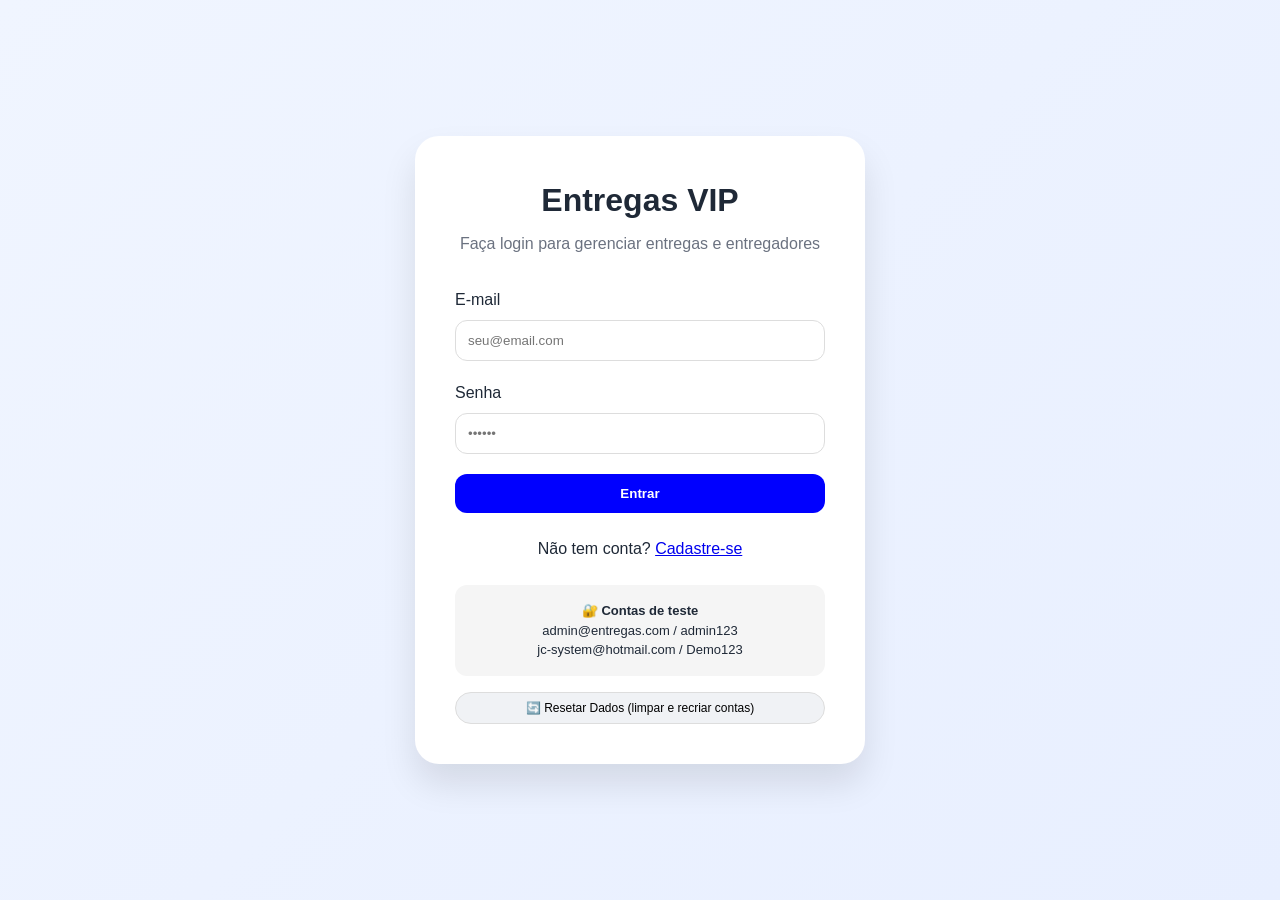
<file: login-entrega.html>
<!DOCTYPE html>
<html lang="pt-BR">
<head>
    <meta charset="UTF-8">
    <meta name="viewport" content="width=device-width, initial-scale=1.0">
    <title>Login | Entregas VIP</title>
    <link rel="stylesheet" href="style.css">
    <link rel="stylesheet" href="https://cdnjs.cloudflare.com/ajax/libs/font-awesome/6.4.0/css/all.min.css">
    <style>
        .login-wrapper {
            min-height: 100vh;
            display: flex;
            align-items: center;
            justify-content: center;
            background: linear-gradient(135deg, #F0F5FF, #E8EFFF);
            padding: 20px;
        }
        .login-card {
            max-width: 450px;
            width: 100%;
            background: white;
            border-radius: 24px;
            padding: 40px;
            box-shadow: 0 20px 35px rgba(0,0,0,0.1);
        }
        .login-card h1 { text-align: center; margin-bottom: 8px; }
        .login-card p { text-align: center; color: #6b7280; margin-bottom: 32px; }
        .form-group { margin-bottom: 20px; }
        .form-group label { display: block; margin-bottom: 8px; font-weight: 500; }
        .form-group input { width: 100%; padding: 12px; border: 1px solid #ddd; border-radius: 12px; }
        .btn-login { width: 100%; padding: 12px; background: #0000FF; color: white; border: none; border-radius: 12px; font-weight: 600; cursor: pointer; }
        .register-link { text-align: center; margin-top: 24px; }
        .message { margin-top: 16px; padding: 12px; border-radius: 12px; text-align: center; }
        .error { background: #FEE2E2; color: #DC2626; }
        .success { background: #D1FAE5; color: #059669; }
        .test-accounts { margin-top: 24px; padding: 16px; background: #f5f5f5; border-radius: 12px; font-size: 13px; text-align: center; }
        .reset-btn { margin-top: 16px; background: #f0f2f5; border: 1px solid #ddd; padding: 8px; border-radius: 40px; width: 100%; cursor: pointer; font-size: 12px; }
    </style>
</head>
<body>
    <div class="login-wrapper">
        <div class="login-card">
            <h1>Entregas VIP</h1>
            <p>Faça login para gerenciar entregas e entregadores</p>
            <form id="loginForm">
                <div class="form-group"><label>E-mail</label><input type="email" id="email" required placeholder="seu@email.com"></div>
                <div class="form-group"><label>Senha</label><input type="password" id="password" required placeholder="••••••"></div>
                <button type="submit" class="btn-login">Entrar</button>
            </form>
            <div class="register-link">Não tem conta? <a href="register-entrega.html">Cadastre-se</a></div>
            <div id="message"></div>
            <div class="test-accounts">
                <strong>🔐 Contas de teste</strong><br>
                admin@entregas.com / admin123<br>
                jc-system@hotmail.com / Demo123
            </div>
            <button id="resetDataBtn" class="reset-btn">🔄 Resetar Dados (limpar e recriar contas)</button>
        </div>
    </div>
    <script>
        const USERS_KEY = 'entregas_users';
        const CURRENT_USER_KEY = 'entregas_current_user';

        // Função para forçar a recriação das contas
        function resetAndCreateUsers() {
            const requiredUsers = [
                { id: '1', name: 'Admin Entregas', email: 'admin@entregas.com', password: 'admin123', role: 'admin' },
                { id: '2', name: 'JC System', email: 'jc-system@hotmail.com', password: 'Demo123', role: 'admin' }
            ];
            localStorage.setItem(USERS_KEY, JSON.stringify(requiredUsers));
            console.log("✅ Usuários recriados:", requiredUsers);
            alert("Dados resetados! Agora tente fazer login novamente.");
        }

        function login(email, password) {
            const users = JSON.parse(localStorage.getItem(USERS_KEY) || '[]');
            const user = users.find(u => u.email === email && u.password === password);
            if (user) {
                localStorage.setItem(CURRENT_USER_KEY, JSON.stringify(user));
                return user;
            }
            return null;
        }

        // Inicialização: se não houver usuários, cria
        if (!localStorage.getItem(USERS_KEY)) {
            resetAndCreateUsers();
        } else {
            // Verifica se as contas existem, senão adiciona
            let users = JSON.parse(localStorage.getItem(USERS_KEY));
            const required = ['admin@entregas.com', 'jc-system@hotmail.com'];
            let updated = false;
            for (let email of required) {
                if (!users.find(u => u.email === email)) {
                    if (email === 'admin@entregas.com') {
                        users.push({ id: Date.now().toString(), name: 'Admin Entregas', email, password: 'admin123', role: 'admin' });
                    } else {
                        users.push({ id: Date.now().toString(), name: 'JC System', email, password: 'Demo123', role: 'admin' });
                    }
                    updated = true;
                }
            }
            if (updated) localStorage.setItem(USERS_KEY, JSON.stringify(users));
        }

        document.getElementById('loginForm').addEventListener('submit', function(e) {
            e.preventDefault();
            const email = document.getElementById('email').value.trim();
            const password = document.getElementById('password').value;
            const user = login(email, password);
            const msgDiv = document.getElementById('message');
            if (user) {
                msgDiv.className = 'message success';
                msgDiv.textContent = 'Login realizado! Redirecionando...';
                setTimeout(() => { window.location.href = 'dashboard-entregas.html'; }, 1000);
            } else {
                msgDiv.className = 'message error';
                msgDiv.textContent = 'E-mail ou senha inválidos';
            }
        });

        document.getElementById('resetDataBtn').addEventListener('click', function() {
            resetAndCreateUsers();
            localStorage.removeItem(CURRENT_USER_KEY);
            document.getElementById('message').innerHTML = '';
        });
    </script>
</body>
</html>
</file>
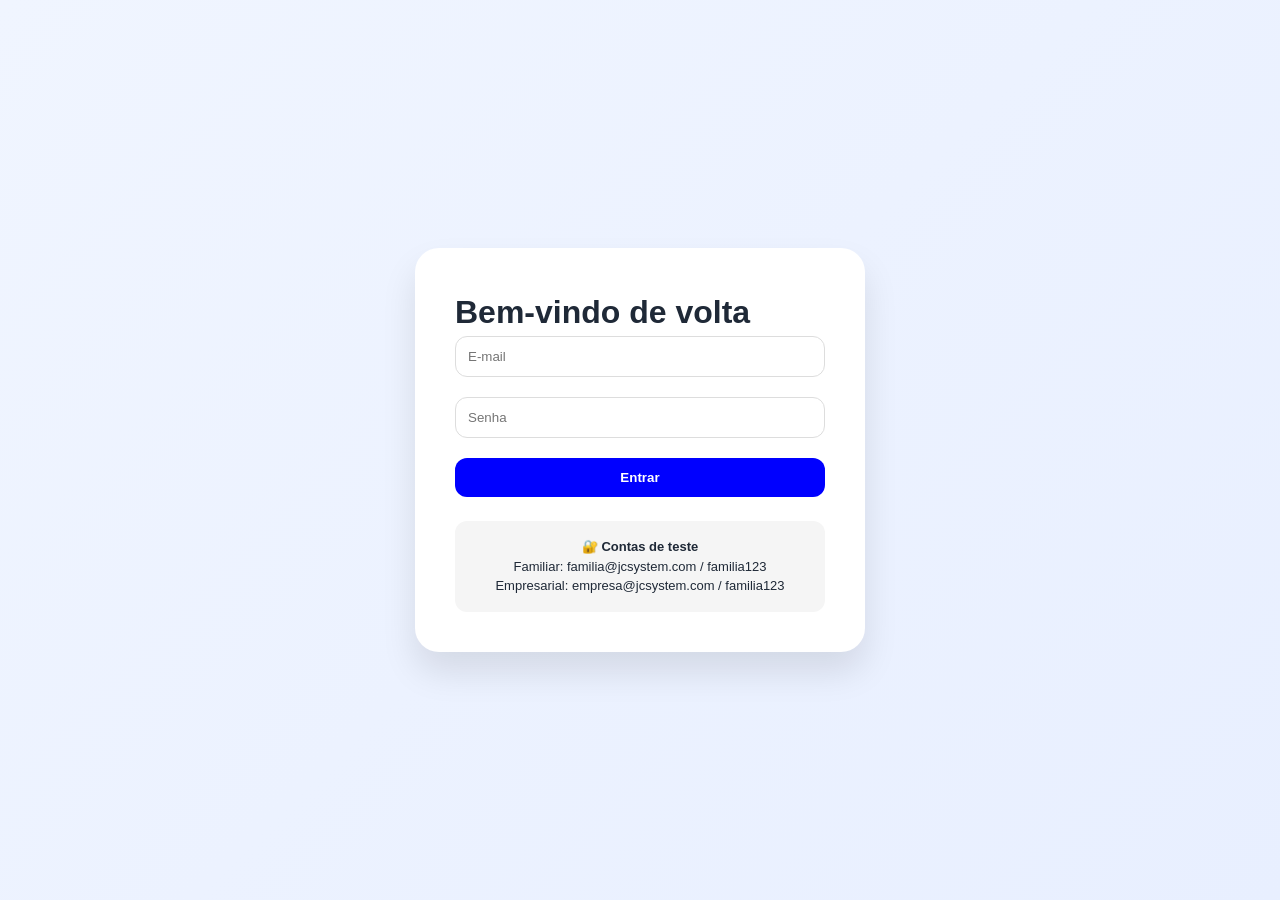
<file: login.html>
<!DOCTYPE html>
<html lang="pt-BR">
<head>
    <meta charset="UTF-8">
    <meta name="viewport" content="width=device-width, initial-scale=1.0">
    <title>Login | JCSystem</title>
    <link rel="stylesheet" href="style.css">
    <link rel="stylesheet" href="https://cdnjs.cloudflare.com/ajax/libs/font-awesome/6.4.0/css/all.min.css">
    <style>
        .login-wrapper { min-height: 100vh; display: flex; align-items: center; justify-content: center; background: linear-gradient(135deg, #F0F5FF, #E8EFFF); padding: 20px; }
        .login-card { max-width: 450px; width: 100%; background: white; border-radius: 24px; padding: 40px; box-shadow: 0 20px 35px rgba(0,0,0,0.1); }
        .form-group { margin-bottom: 20px; }
        .form-group input { width: 100%; padding: 12px; border: 1px solid #ddd; border-radius: 12px; }
        .btn-login { width: 100%; padding: 12px; background: #0000FF; color: white; border: none; border-radius: 12px; font-weight: 600; cursor: pointer; }
        .message { margin-top: 16px; padding: 12px; border-radius: 12px; text-align: center; }
        .error { background: #FEE2E2; color: #DC2626; }
        .success { background: #D1FAE5; color: #059669; }
        .test-accounts { margin-top: 24px; padding: 16px; background: #f5f5f5; border-radius: 12px; font-size: 13px; text-align: center; }
    </style>
</head>
<body>
    <div class="login-wrapper">
        <div class="login-card">
            <h1>Bem-vindo de volta</h1>
            <form id="loginForm">
                <div class="form-group"><input type="email" id="email" placeholder="E-mail" required></div>
                <div class="form-group"><input type="password" id="password" placeholder="Senha" required></div>
                <button type="submit" class="btn-login">Entrar</button>
            </form>
            <div id="message"></div>
            <div class="test-accounts">
                <strong>🔐 Contas de teste</strong><br>
                Familiar: familia@jcsystem.com / familia123<br>
                Empresarial: empresa@jcsystem.com / familia123
            </div>
        </div>
    </div>
    <script src="auth.js"></script>
    <script>
        document.getElementById('loginForm').addEventListener('submit', function(e) {
            e.preventDefault();
            const email = document.getElementById('email').value.trim();
            const password = document.getElementById('password').value;
            const msgDiv = document.getElementById('message');

            // Chamar login do auth.js
            const user = login(email, password);

            if (user) {
                msgDiv.className = 'message success';
                msgDiv.textContent = 'Login realizado! Redirecionando...';
                // Verificar se o usuário foi realmente salvo
                const savedUser = localStorage.getItem('jcsystem_current_user');
                console.log('Usuário salvo após login:', savedUser);
                setTimeout(() => {
                    if (user.plan === 'familiar') window.location.href = 'dashboard-pessoal.html';
                    else if (user.plan === 'empresarial') window.location.href = 'dashboard-empresarial.html';
                    else window.location.href = 'index.html';
                }, 1000);
            } else {
                msgDiv.className = 'message error';
                msgDiv.textContent = 'E-mail ou senha inválidos';
            }
        });
    </script>
</body>
</html>
</file>
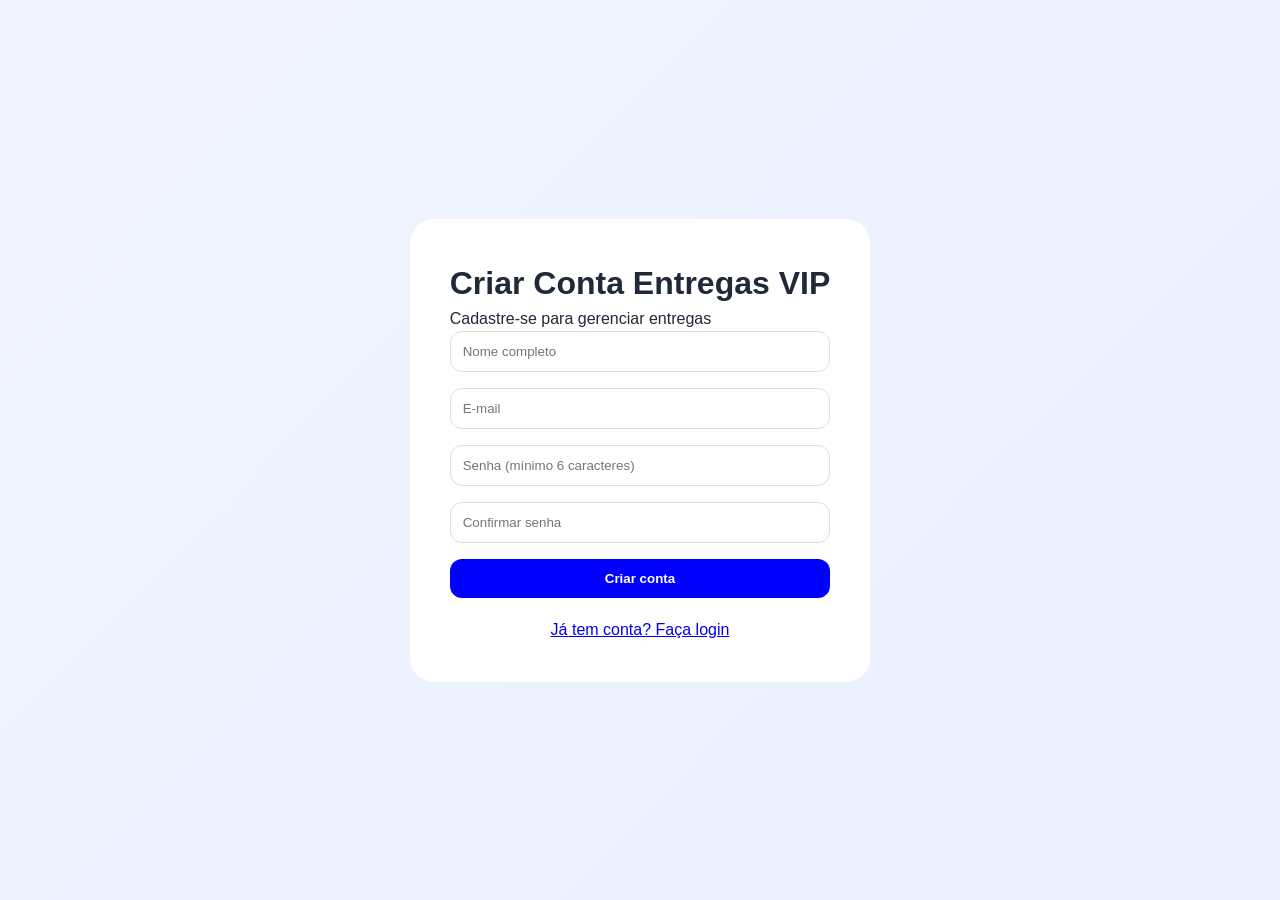
<file: register-entrega.html>
<!DOCTYPE html>
<html lang="pt-BR">
<head>
    <meta charset="UTF-8">
    <meta name="viewport" content="width=device-width, initial-scale=1.0">
    <title>Cadastro | Entregas VIP</title>
    <link rel="stylesheet" href="style.css">
    <style>
        .register-wrapper {
            min-height: 100vh;
            display: flex;
            align-items: center;
            justify-content: center;
            background: linear-gradient(135deg, #F0F5FF, #E8EFFF);
            padding: 20px;
        }
        .register-card {
            max-width: 500px;
            background: white;
            border-radius: 24px;
            padding: 40px;
        }
        .form-group { margin-bottom: 16px; }
        .form-group input { width: 100%; padding: 12px; border: 1px solid #ddd; border-radius: 12px; }
        .btn-register { width: 100%; padding: 12px; background: #0000FF; color: white; border: none; border-radius: 12px; font-weight: 600; }
        .message { margin-top: 16px; padding: 12px; border-radius: 12px; text-align: center; }
        .error { background: #FEE2E2; color: #DC2626; }
        .success { background: #D1FAE5; color: #059669; }
    </style>
</head>
<body>
    <div class="register-wrapper">
        <div class="register-card">
            <h1>Criar Conta Entregas VIP</h1>
            <p>Cadastre-se para gerenciar entregas</p>
            <form id="registerForm">
                <div class="form-group"><input type="text" id="name" placeholder="Nome completo" required></div>
                <div class="form-group"><input type="email" id="email" placeholder="E-mail" required></div>
                <div class="form-group"><input type="password" id="password" placeholder="Senha (mínimo 6 caracteres)" required></div>
                <div class="form-group"><input type="password" id="confirm" placeholder="Confirmar senha" required></div>
                <button type="submit" class="btn-register">Criar conta</button>
            </form>
            <div id="message"></div>
            <div style="text-align:center; margin-top:20px;"><a href="login-entrega.html">Já tem conta? Faça login</a></div>
        </div>
    </div>
    <script>
        const USERS_KEY = 'entregas_users';
        function register(email, password, name) {
            let users = JSON.parse(localStorage.getItem(USERS_KEY) || '[]');
            if (users.find(u => u.email === email)) return null;
            const newUser = { id: Date.now().toString(), name, email, password, role: 'admin' };
            users.push(newUser);
            localStorage.setItem(USERS_KEY, JSON.stringify(users));
            localStorage.setItem('entregas_current_user', JSON.stringify(newUser));
            return newUser;
        }
        document.getElementById('registerForm').addEventListener('submit', function(e) {
            e.preventDefault();
            const name = document.getElementById('name').value.trim();
            const email = document.getElementById('email').value.trim();
            const pwd = document.getElementById('password').value;
            const confirm = document.getElementById('confirm').value;
            if (!name || !email || !pwd) return showMessage('Preencha todos os campos', 'error');
            if (pwd !== confirm) return showMessage('Senhas não coincidem', 'error');
            if (pwd.length < 6) return showMessage('Senha deve ter pelo menos 6 caracteres', 'error');
            const user = register(email, pwd, name);
            if (user) {
                showMessage('Cadastro realizado! Redirecionando...', 'success');
                setTimeout(() => { window.location.href = 'dashboard-entrega.html'; }, 1500);
            } else {
                showMessage('E-mail já cadastrado', 'error');
            }
        });
        function showMessage(msg, type) {
            const div = document.getElementById('message');
            div.textContent = msg;
            div.className = `message ${type}`;
            setTimeout(() => div.innerHTML = '', 3000);
        }
    </script>
</body>
</html>
</file>
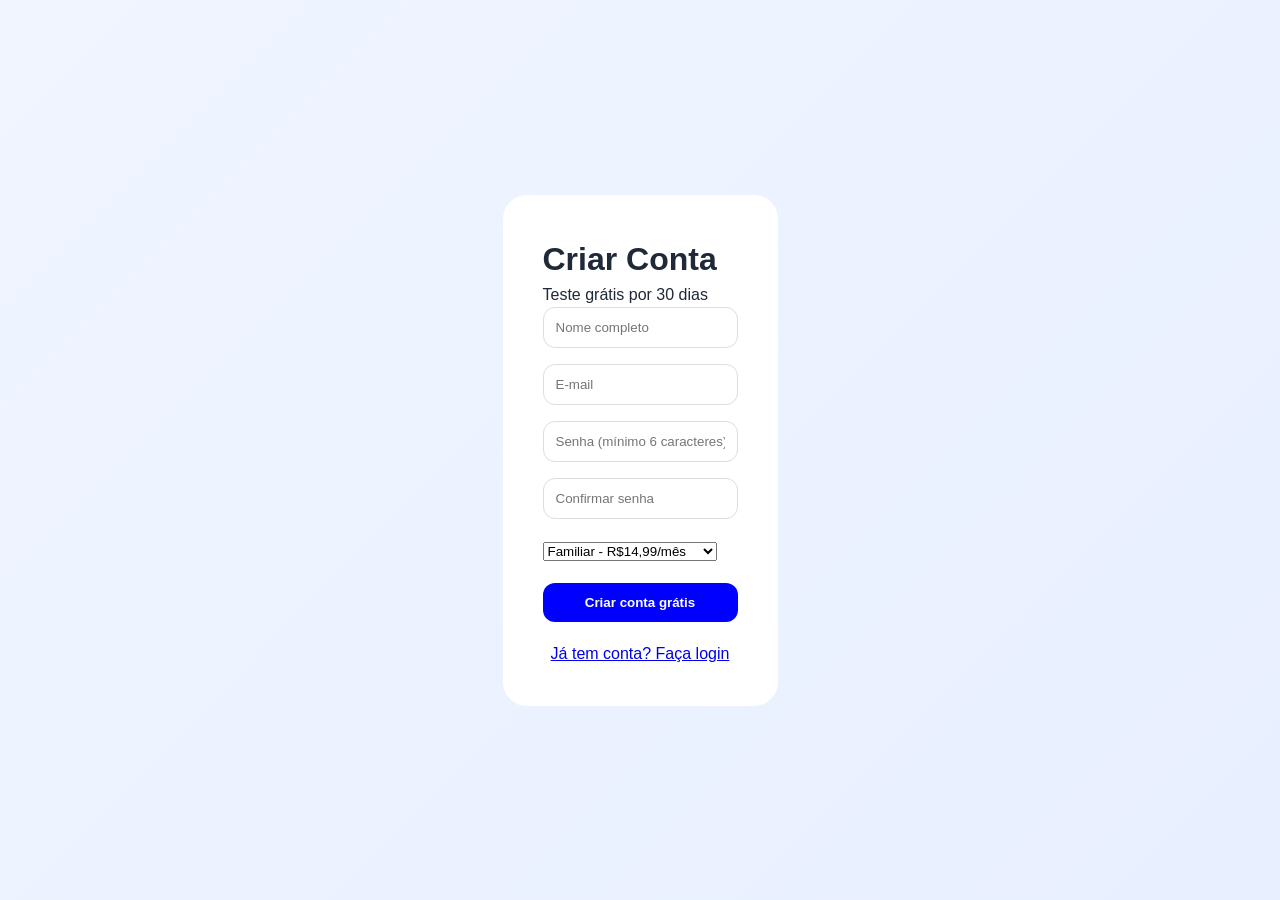
<file: register.html>
<!DOCTYPE html>
<html lang="pt-BR">
<head>
    <meta charset="UTF-8">
    <meta name="viewport" content="width=device-width, initial-scale=1.0">
    <title>Cadastro | JCSystem</title>
    <link rel="stylesheet" href="style.css">
    <style>
        .register-wrapper {
            min-height: 100vh;
            display: flex;
            align-items: center;
            justify-content: center;
            background: linear-gradient(135deg, #F0F5FF, #E8EFFF);
            padding: 20px;
        }
        .register-card {
            max-width: 500px;
            background: white;
            border-radius: 24px;
            padding: 40px;
        }
        .form-group { margin-bottom: 16px; }
        .form-group input { width: 100%; padding: 12px; border: 1px solid #ddd; border-radius: 12px; }
        .btn-register { width: 100%; padding: 12px; background: var(--blue-primary); color: white; border: none; border-radius: 12px; font-weight: 600; }
        .message { margin-top: 16px; padding: 12px; border-radius: 12px; text-align: center; }
        .error { background: #FEE2E2; color: #DC2626; }
        .success { background: #D1FAE5; color: #059669; }
    </style>
</head>
<body>
    <div class="register-wrapper">
        <div class="register-card">
            <h1>Criar Conta</h1>
            <p>Teste grátis por 30 dias</p>
            <form id="registerForm">
                <div class="form-group"><input type="text" id="name" placeholder="Nome completo" required></div>
                <div class="form-group"><input type="email" id="email" placeholder="E-mail" required></div>
                <div class="form-group"><input type="password" id="password" placeholder="Senha (mínimo 6 caracteres)" required></div>
                <div class="form-group"><input type="password" id="confirm" placeholder="Confirmar senha" required></div>
                <div style="margin: 20px 0;">
                    <select id="plan">
                        <option value="familiar">Familiar - R$14,99/mês</option>
                        <option value="empresarial">Empresarial - R$350/mês</option>
                    </select>
                </div>
                <button type="submit" class="btn-register">Criar conta grátis</button>
            </form>
            <div id="message"></div>
            <div style="text-align:center; margin-top:20px;"><a href="login.html">Já tem conta? Faça login</a></div>
        </div>
    </div>
    <script src="auth.js"></script>
    <script>
        document.getElementById('registerForm').addEventListener('submit', function(e) {
            e.preventDefault();
            const name = document.getElementById('name').value.trim();
            const email = document.getElementById('email').value.trim();
            const pwd = document.getElementById('password').value;
            const confirm = document.getElementById('confirm').value;
            const plan = document.getElementById('plan').value;
            const price = plan === 'familiar' ? '14.99' : '350';
            if (!name || !email || !pwd) return showMessage('Preencha todos os campos', 'error');
            if (pwd !== confirm) return showMessage('Senhas não coincidem', 'error');
            if (pwd.length < 6) return showMessage('Senha deve ter pelo menos 6 caracteres', 'error');
            const user = register(email, pwd, name, plan, price);
            if (user) {
                showMessage('Cadastro realizado! Redirecionando...', 'success');
                setTimeout(() => {
                    if (plan === 'familiar') location.href = 'dashboard-pessoal.html';
                    else location.href = 'dashboard-empresarial.html';
                }, 1500);
            } else {
                showMessage('E-mail já cadastrado. Use outro.', 'error');
            }
        });
        function showMessage(msg, type) {
            const div = document.getElementById('message');
            div.textContent = msg;
            div.className = `message ${type}`;
            setTimeout(() => div.innerHTML = '', 3000);
        }
    </script>
</body>
</html>
</file>
<file: style.css>
* {
    margin: 0;
    padding: 0;
    box-sizing: border-box;
}
:root {
    --blue-primary: #0000FF;
    --blue-dark: #0000CC;
    --white: #fff;
    --gray-light: #f5f7fa;
    --gray-medium: #6b7280;
    --gray-dark: #1f2937;
    --shadow: 0 4px 6px rgba(0,0,0,0.1);
}
body {
    font-family: 'Inter', -apple-system, BlinkMacSystemFont, 'Segoe UI', Roboto, sans-serif;
    color: var(--gray-dark);
    line-height: 1.5;
}
.container {
    max-width: 1200px;
    margin: 0 auto;
    padding: 0 24px;
}
.navbar {
    background: var(--white);
    box-shadow: var(--shadow);
    position: sticky;
    top: 0;
    z-index: 100;
}
.nav-container {
    display: flex;
    justify-content: space-between;
    align-items: center;
    height: 70px;
}
.logo {
    display: flex;
    align-items: center;
    gap: 8px;
    font-size: 24px;
    font-weight: 700;
    color: var(--blue-primary);
    text-decoration: none;
}
.nav-menu {
    display: flex;
    list-style: none;
    gap: 28px;
    align-items: center;
}
.nav-menu a {
    text-decoration: none;
    color: var(--gray-dark);
    font-weight: 500;
}
.dropdown {
    position: relative;
}
.dropdown-menu {
    position: absolute;
    top: 40px;
    left: 0;
    background: white;
    box-shadow: var(--shadow);
    border-radius: 12px;
    padding: 20px;
    width: 500px;
    opacity: 0;
    visibility: hidden;
    transition: 0.2s;
    z-index: 10;
}
.dropdown:hover .dropdown-menu {
    opacity: 1;
    visibility: visible;
}
.dropdown-grid {
    display: grid;
    grid-template-columns: 1fr 1fr;
    gap: 24px;
}
.dropdown-grid h4 {
    margin-bottom: 12px;
    color: var(--blue-primary);
}
.dropdown-grid a {
    display: block;
    padding: 6px 0;
}
.nav-buttons {
    display: flex;
    gap: 12px;
    align-items: center;
}
.btn-outline, .btn-primary {
    padding: 8px 20px;
    border-radius: 8px;
    text-decoration: none;
    font-weight: 600;
}
.btn-outline {
    border: 1px solid var(--blue-primary);
    color: var(--blue-primary);
}
.btn-outline:hover {
    background: var(--blue-primary);
    color: white;
}
.btn-primary {
    background: var(--blue-primary);
    color: white;
}
.btn-primary:hover {
    background: var(--blue-dark);
}
.menu-toggle {
    display: none;
    background: none;
    border: none;
    font-size: 24px;
    cursor: pointer;
}
.hero {
    background: linear-gradient(135deg, #f0f5ff, #e8efff);
    padding: 80px 0;
}
.hero-container {
    display: grid;
    grid-template-columns: 1fr 1fr;
    gap: 48px;
    align-items: center;
}
.hero-badge {
    display: inline-block;
    background: rgba(0,0,255,0.1);
    padding: 6px 16px;
    border-radius: 40px;
    font-size: 14px;
    margin-bottom: 24px;
}
.badge-new {
    background: var(--blue-primary);
    color: white;
    padding: 2px 8px;
    border-radius: 20px;
    margin-right: 8px;
}
.hero-text h1 {
    font-size: 48px;
    line-height: 1.2;
    margin-bottom: 20px;
}
.blue-text {
    color: var(--blue-primary);
}
.hero-text p {
    font-size: 18px;
    color: var(--gray-medium);
    margin-bottom: 32px;
}
.hero-buttons {
    display: flex;
    gap: 16px;
    margin-bottom: 48px;
}
.hero-stats {
    display: flex;
    gap: 48px;
}
.hero-stats strong {
    display: block;
    font-size: 28px;
    color: var(--blue-primary);
}
.hero-stats span {
    font-size: 14px;
    color: var(--gray-medium);
}
.floating-screens {
    display: flex;
    gap: 20px;
    justify-content: flex-end;
}
.screen {
    width: 160px;
    height: 260px;
    background: rgba(255,255,255,0.9);
    border-radius: 16px;
    box-shadow: var(--shadow);
}
.solutions {
    padding: 80px 0;
}
.section-header {
    text-align: center;
    margin-bottom: 48px;
}
.tag {
    color: var(--blue-primary);
    font-weight: 600;
    letter-spacing: 1px;
}
.section-header h2 {
    font-size: 36px;
    margin-top: 12px;
}
.solutions-grid {
    display: grid;
    grid-template-columns: repeat(auto-fit, minmax(280px, 1fr));
    gap: 32px;
}
.solution-card {
    background: var(--gray-light);
    border-radius: 24px;
    padding: 32px;
    text-align: center;
    transition: transform 0.2s;
}
.solution-card:hover {
    transform: translateY(-5px);
}
.card-icon {
    width: 60px;
    height: 60px;
    background: var(--blue-primary);
    border-radius: 16px;
    display: flex;
    align-items: center;
    justify-content: center;
    margin: 0 auto 20px;
    color: white;
    font-size: 28px;
}
.solution-card ul {
    list-style: none;
    margin: 20px 0;
    text-align: left;
}
.solution-card li {
    margin-bottom: 12px;
    display: flex;
    align-items: center;
    gap: 8px;
}
.solution-card li i {
    color: var(--blue-primary);
}
.btn-card {
    display: inline-block;
    background: var(--blue-primary);
    color: white;
    padding: 8px 20px;
    border-radius: 8px;
    text-decoration: none;
}
.coming-soon {
    opacity: 0.7;
}
.soon-badge {
    background: var(--gray-medium);
    color: white;
    padding: 4px 12px;
    border-radius: 20px;
    font-size: 12px;
    display: inline-block;
    margin-bottom: 12px;
}
.features {
    background: var(--gray-light);
    padding: 80px 0;
}
.tabs-wrapper {
    background: white;
    border-radius: 24px;
    overflow: hidden;
    box-shadow: var(--shadow);
}
.tabs-header {
    display: flex;
    border-bottom: 1px solid #ddd;
}
.tab-btn {
    flex: 1;
    padding: 16px;
    background: none;
    border: none;
    font-weight: 600;
    cursor: pointer;
}
.tab-btn.active {
    color: var(--blue-primary);
    border-bottom: 2px solid var(--blue-primary);
}
.tab-pane {
    display: none;
    padding: 32px;
}
.tab-pane.active {
    display: block;
}
.feature-grid {
    display: grid;
    grid-template-columns: 1fr 1fr;
    gap: 32px;
    align-items: center;
}
.bar-chart {
    display: flex;
    align-items: flex-end;
    gap: 12px;
    height: 200px;
}
.bar-chart div {
    flex: 1;
    background: var(--blue-primary);
    border-radius: 8px;
}
.sales-mock {
    background: var(--gray-light);
    padding: 20px;
    border-radius: 16px;
}
.sales-mock div {
    display: flex;
    justify-content: space-between;
    margin-bottom: 12px;
}
.total {
    font-weight: bold;
    border-top: 1px solid #ddd;
    padding-top: 12px;
}
.pricing {
    padding: 80px 0;
}
.pricing-grid {
    display: grid;
    grid-template-columns: repeat(auto-fit, minmax(300px, 1fr));
    gap: 32px;
    max-width: 900px;
    margin: 0 auto;
}
.price-card {
    background: white;
    border-radius: 24px;
    padding: 32px;
    text-align: center;
    box-shadow: var(--shadow);
    position: relative;
}
.price-card.featured {
    border: 2px solid var(--blue-primary);
    transform: scale(1.02);
}
.popular {
    position: absolute;
    top: -12px;
    left: 50%;
    transform: translateX(-50%);
    background: var(--blue-primary);
    color: white;
    padding: 4px 16px;
    border-radius: 20px;
    font-size: 12px;
}
.price {
    font-size: 36px;
    font-weight: bold;
    color: var(--blue-primary);
    margin: 20px 0;
}
.price span {
    font-size: 16px;
    color: var(--gray-medium);
}
.price-card ul {
    list-style: none;
    text-align: left;
    margin: 24px 0;
}
.price-card li {
    margin-bottom: 12px;
    display: flex;
    align-items: center;
    gap: 8px;
}
.price-card li i {
    color: var(--blue-primary);
}
.contact {
    background: var(--gray-light);
    padding: 80px 0;
}
.contact-box {
    background: linear-gradient(135deg, var(--blue-primary), var(--blue-dark));
    border-radius: 32px;
    padding: 64px;
    text-align: center;
    color: white;
}
.contact-box h2 {
    font-size: 32px;
    margin-bottom: 16px;
}
.contact-box p {
    margin-bottom: 32px;
}
.btn-large {
    padding: 12px 32px;
    font-size: 16px;
}
.footer {
    background: var(--gray-dark);
    color: white;
    text-align: center;
    padding: 32px;
}
.footer-links {
    display: flex;
    justify-content: center;
    gap: 24px;
    margin-top: 16px;
}
.footer-links a {
    color: #ccc;
    text-decoration: none;
}
@media (max-width: 992px) {
    .hero-container {
        grid-template-columns: 1fr;
    }
    .floating-screens {
        justify-content: center;
    }
}
@media (max-width: 768px) {
    .nav-menu {
        display: none;
        flex-direction: column;
        position: absolute;
        top: 70px;
        left: 0;
        width: 100%;
        background: white;
        padding: 20px;
        box-shadow: var(--shadow);
        gap: 16px;
    }
    .nav-menu.active {
        display: flex;
    }
    .menu-toggle {
        display: block;
    }
    .hero-text h1 {
        font-size: 32px;
    }
    .hero-stats {
        flex-wrap: wrap;
        gap: 20px;
    }
    .solutions-grid {
        grid-template-columns: 1fr;
    }
    .feature-grid {
        grid-template-columns: 1fr;
    }
    .tabs-header {
        flex-direction: column;
    }
    .tab-btn {
        border-bottom: 1px solid #ddd;
    }
    .price-card.featured {
        transform: none;
    }
}
</file>
